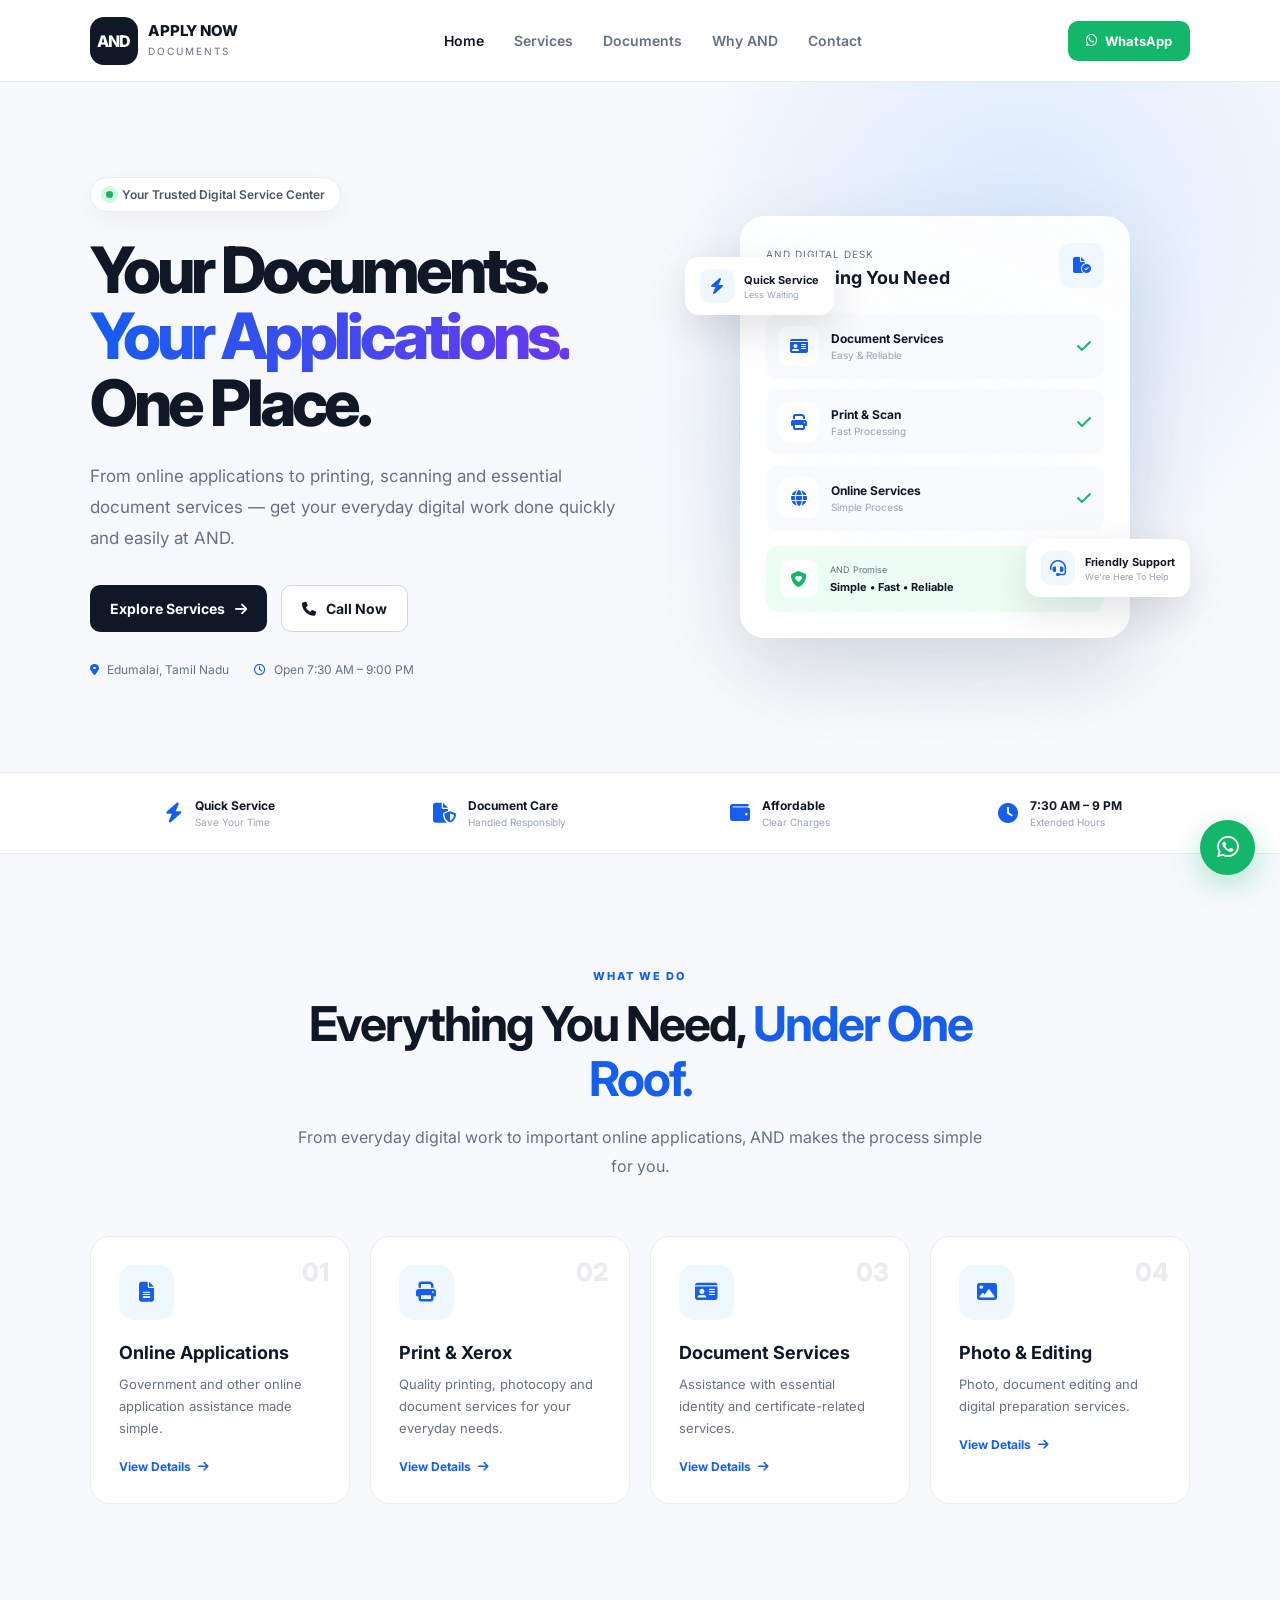
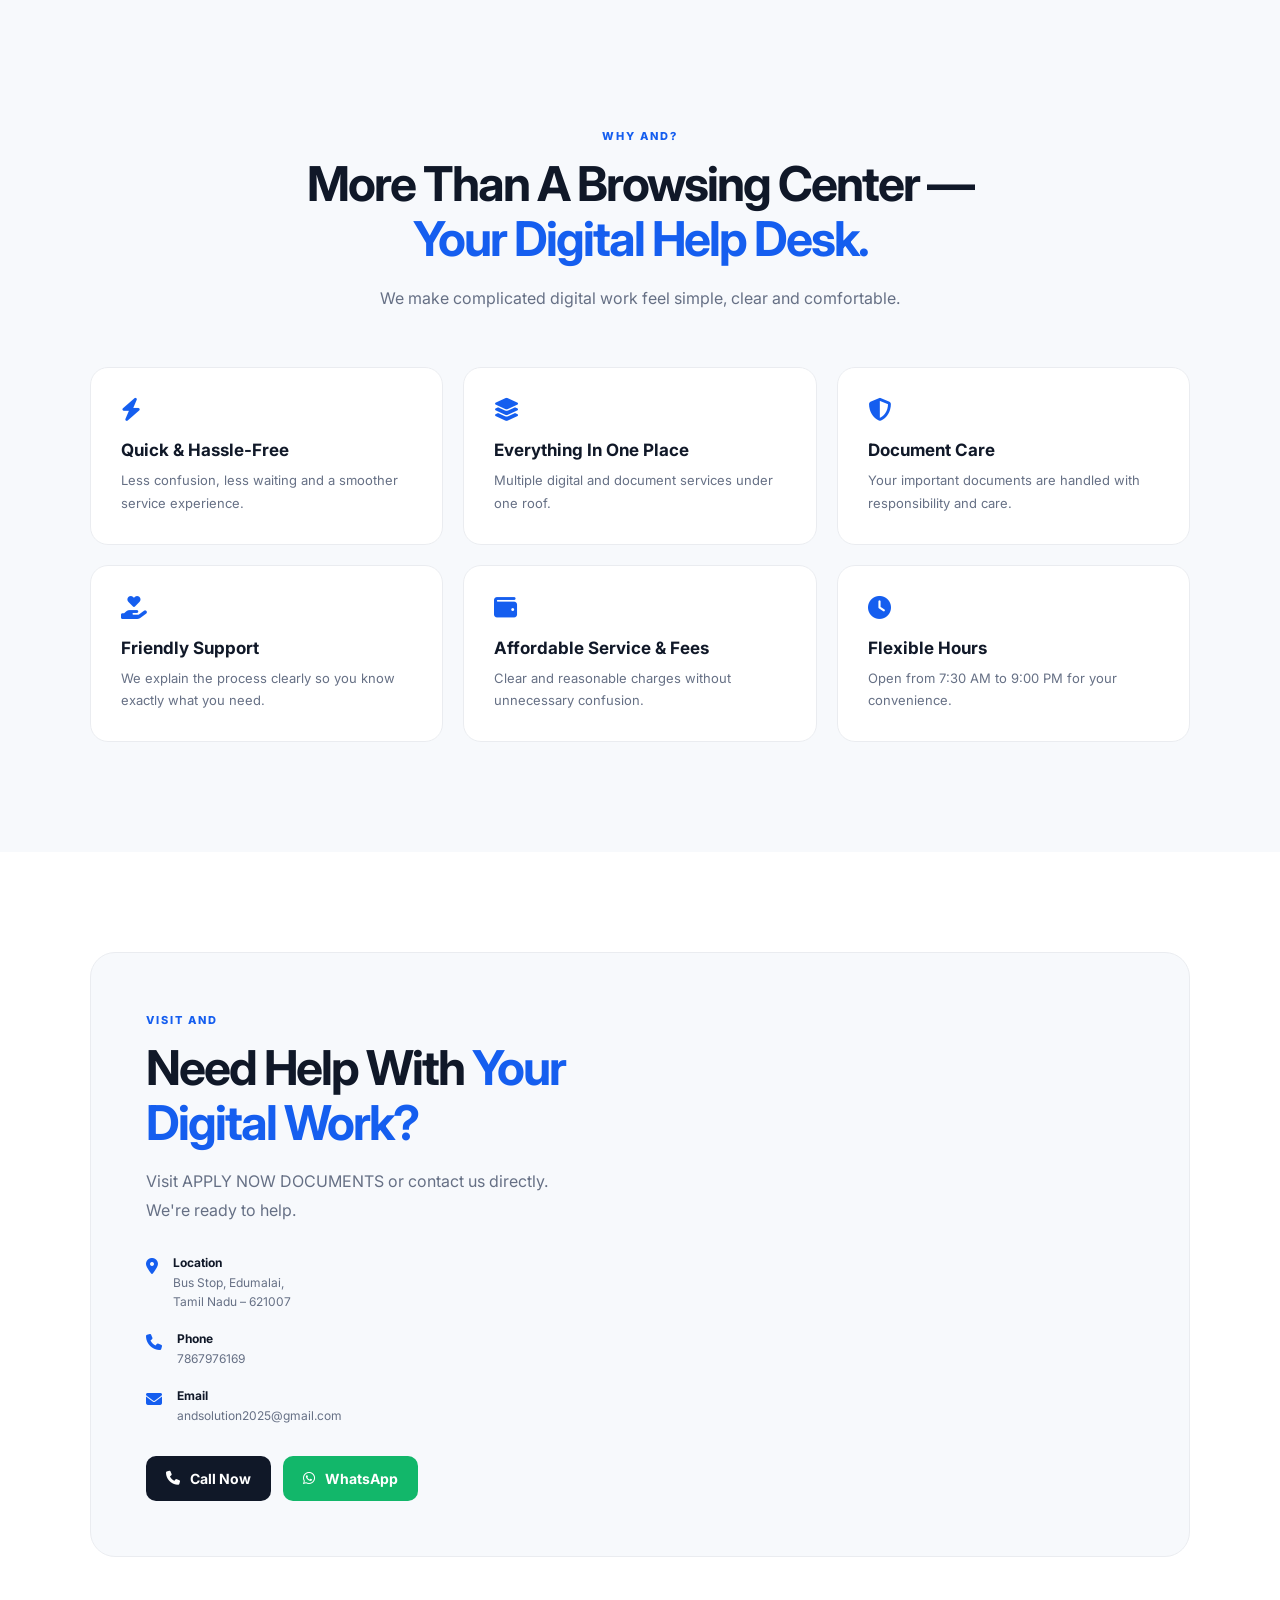
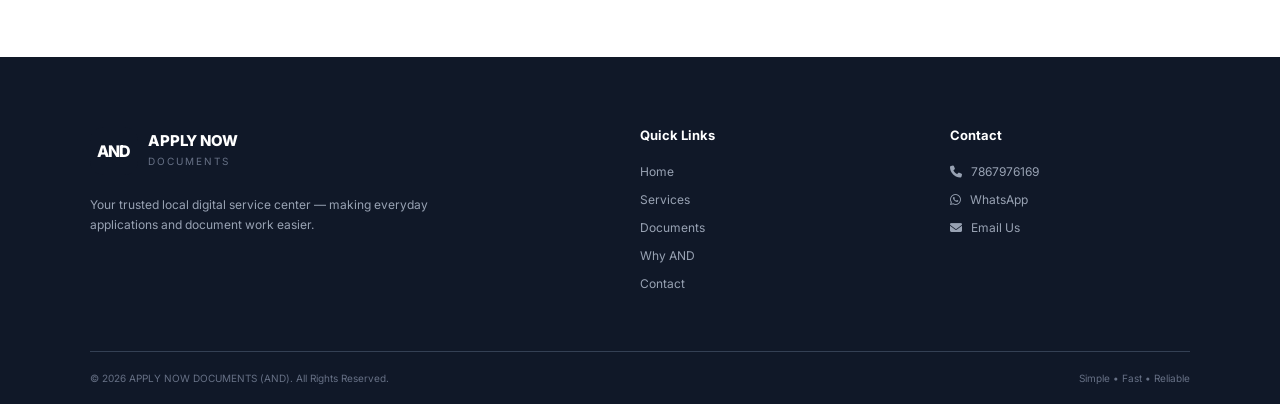
<file: index.html>
<!DOCTYPE html>
<html lang="en">
<head>
    <meta charset="UTF-8">
    <meta name="viewport" content="width=device-width, initial-scale=1.0">

    <title>APPLY NOW DOCUMENTS | AND</title>

    <!-- Google Font -->
    <link rel="preconnect" href="https://fonts.googleapis.com">
    <link rel="preconnect" href="https://fonts.gstatic.com" crossorigin>
    <link href="https://fonts.googleapis.com/css2?family=Inter:wght@400;500;600;700;800&display=swap" rel="stylesheet">

    <!-- Icons -->
    <link rel="stylesheet"
          href="https://cdnjs.cloudflare.com/ajax/libs/font-awesome/6.5.2/css/all.min.css">

    <!-- CSS -->
    <link rel="stylesheet" href="style.css">
</head>

<body>

    <!-- ================= NAVBAR ================= -->

    <header class="navbar">

        <div class="logo">
            <div class="logo-box">AND</div>

            <div class="logo-text">
                <h2>APPLY NOW</h2>
                <span>DOCUMENTS</span>
            </div>
        </div>

        <nav id="navMenu">

            <a href="#home" class="active">Home</a>
            <a href="services.html">Services</a>
            <a href="document-checker.html">Documents</a>
            <a href="#why-us">Why AND</a>
            <a href="#contact">Contact</a>

        </nav>

        <a href="https://wa.me/917867976169"
           target="_blank"
           class="nav-whatsapp">

            <i class="fa-brands fa-whatsapp"></i>
            WhatsApp

        </a>

        <button class="menu-btn" onclick="toggleMenu()">
            <i class="fa-solid fa-bars"></i>
        </button>

    </header>


    <!-- ================= HERO ================= -->

    <main>

        <section class="hero" id="home">

            <div class="hero-content">

                <div class="small-badge">
                    <span class="live-dot"></span>
                    Your Trusted Digital Service Center
                </div>

                <h1>
                    Your Documents.
                    <br>
                    <span>Your Applications.</span>
                    <br>
                    One Place.
                </h1>

                <p>
                    From online applications to printing, scanning and
                    essential document services — get your everyday digital
                    work done quickly and easily at AND.
                </p>

                <div class="hero-buttons">

                    <a href="services.html" class="primary-btn">
                        Explore Services
                        <i class="fa-solid fa-arrow-right"></i>
                    </a>

                    <a href="tel:7867976169" class="secondary-btn">
                        <i class="fa-solid fa-phone"></i>
                        Call Now
                    </a>

                </div>

                <div class="hero-info">

                    <div>
                        <i class="fa-solid fa-location-dot"></i>
                        <span>Edumalai, Tamil Nadu</span>
                    </div>

                    <div>
                        <i class="fa-regular fa-clock"></i>
                        <span>Open 7:30 AM – 9:00 PM</span>
                    </div>

                </div>

            </div>


            <!-- HERO VISUAL -->

            <div class="hero-visual">

                <div class="glow"></div>

                <div class="dashboard-card">

                    <div class="card-top">

                        <div>
                            <span>AND DIGITAL DESK</span>
                            <h3>Everything You Need</h3>
                        </div>

                        <div class="and-icon">
                            <i class="fa-solid fa-file-circle-check"></i>
                        </div>

                    </div>


                    <div class="service-preview">

                        <div class="preview-item">
                            <div class="preview-icon">
                                <i class="fa-solid fa-id-card"></i>
                            </div>

                            <div>
                                <strong>Document Services</strong>
                                <small>Easy & Reliable</small>
                            </div>

                            <i class="fa-solid fa-check check"></i>
                        </div>


                        <div class="preview-item">

                            <div class="preview-icon">
                                <i class="fa-solid fa-print"></i>
                            </div>

                            <div>
                                <strong>Print & Scan</strong>
                                <small>Fast Processing</small>
                            </div>

                            <i class="fa-solid fa-check check"></i>

                        </div>


                        <div class="preview-item">

                            <div class="preview-icon">
                                <i class="fa-solid fa-globe"></i>
                            </div>

                            <div>
                                <strong>Online Services</strong>
                                <small>Simple Process</small>
                            </div>

                            <i class="fa-solid fa-check check"></i>

                        </div>

                    </div>


                    <div class="status-card">

                        <div class="status-icon">
                            <i class="fa-solid fa-shield-heart"></i>
                        </div>

                        <div>
                            <small>AND Promise</small>
                            <strong>Simple • Fast • Reliable</strong>
                        </div>

                    </div>

                </div>


                <div class="floating-card card-one">

                    <i class="fa-solid fa-bolt"></i>

                    <div>
                        <strong>Quick Service</strong>
                        <span>Less Waiting</span>
                    </div>

                </div>


                <div class="floating-card card-two">

                    <i class="fa-solid fa-headset"></i>

                    <div>
                        <strong>Friendly Support</strong>
                        <span>We're Here To Help</span>
                    </div>

                </div>

            </div>

        </section>


        <!-- ================= TRUST BAR ================= -->

        <section class="trust-section">

            <div class="trust-item">
                <i class="fa-solid fa-bolt"></i>
                <div>
                    <strong>Quick Service</strong>
                    <span>Save Your Time</span>
                </div>
            </div>

            <div class="trust-item">
                <i class="fa-solid fa-file-shield"></i>
                <div>
                    <strong>Document Care</strong>
                    <span>Handled Responsibly</span>
                </div>
            </div>

            <div class="trust-item">
                <i class="fa-solid fa-wallet"></i>
                <div>
                    <strong>Affordable</strong>
                    <span>Clear Charges</span>
                </div>
            </div>

            <div class="trust-item">
                <i class="fa-solid fa-clock"></i>
                <div>
                    <strong>7:30 AM – 9 PM</strong>
                    <span>Extended Hours</span>
                </div>
            </div>

        </section>


        <!-- ================= SERVICES ================= -->

        <section class="services-section" id="services">

            <div class="section-heading">

                <span class="section-tag">WHAT WE DO</span>

                <h2>
                    Everything You Need,
                    <span>Under One Roof.</span>
                </h2>

                <p>
                    From everyday digital work to important online
                    applications, AND makes the process simple for you.
                </p>

            </div>


            <div class="service-grid">

                <div class="service-card">

                    <div class="service-number">01</div>

                    <div class="service-icon">
                        <i class="fa-solid fa-file-lines"></i>
                    </div>

                    <h3>Online Applications</h3>

                    <p>
                        Government and other online application
                        assistance made simple.
                    </p>

                    <a href="document-checker.html">
                        View Details
                        <i class="fa-solid fa-arrow-right"></i>
                    </a>

                </div>


                <div class="service-card">

                    <div class="service-number">02</div>

                    <div class="service-icon">
                        <i class="fa-solid fa-print"></i>
                    </div>

                    <h3>Print & Xerox</h3>

                    <p>
                        Quality printing, photocopy and document
                        services for your everyday needs.
                    </p>

                    <a href="document-checker.html">
                        View Details
                        <i class="fa-solid fa-arrow-right"></i>
                    </a>

                </div>


                <div class="service-card">

                    <div class="service-number">03</div>

                    <div class="service-icon">
                        <i class="fa-solid fa-id-card"></i>
                    </div>

                    <h3>Document Services</h3>

                    <p>
                        Assistance with essential identity and
                        certificate-related services.
                    </p>

                    <a href="document-checker.html">
                        View Details
                        <i class="fa-solid fa-arrow-right"></i>
                    </a>

                </div>


                <div class="service-card">

                    <div class="service-number">04</div>

                    <div class="service-icon">
                        <i class="fa-solid fa-image"></i>
                    </div>

                    <h3>Photo & Editing</h3>

                    <p>
                        Photo, document editing and digital
                        preparation services.
                    </p>

                    <a href="document-checker.html">
                        View Details
                        <i class="fa-solid fa-arrow-right"></i>
                    </a>

                </div>

            </div>

        </section>


        <!-- ================= DOCUMENT CHECKER ================= -->

      

        <!-- ================= WHY AND ================= -->

        <section class="why-section" id="why-us">

            <div class="section-heading">

                <span class="section-tag">WHY AND?</span>

                <h2>
                    More Than A Browsing Center —
                    <span>Your Digital Help Desk.</span>
                </h2>

                <p>
                    We make complicated digital work feel simple,
                    clear and comfortable.
                </p>

            </div>


            <div class="why-grid">

                <div class="why-card">
                    <i class="fa-solid fa-bolt"></i>
                    <h3>Quick & Hassle-Free</h3>
                    <p>
                        Less confusion, less waiting and a smoother
                        service experience.
                    </p>
                </div>

                <div class="why-card">
                    <i class="fa-solid fa-layer-group"></i>
                    <h3>Everything In One Place</h3>
                    <p>
                        Multiple digital and document services under
                        one roof.
                    </p>
                </div>

                <div class="why-card">
                    <i class="fa-solid fa-shield-halved"></i>
                    <h3>Document Care</h3>
                    <p>
                        Your important documents are handled with
                        responsibility and care.
                    </p>
                </div>

                <div class="why-card">
                    <i class="fa-solid fa-hand-holding-heart"></i>
                    <h3>Friendly Support</h3>
                    <p>
                        We explain the process clearly so you know
                        exactly what you need.
                    </p>
                </div>

                <div class="why-card">
                    <i class="fa-solid fa-wallet"></i>
                    <h3>Affordable Service & Fees</h3>
                    <p>
                        Clear and reasonable charges without unnecessary
                        confusion.
                    </p>
                </div>

                <div class="why-card">
                    <i class="fa-solid fa-clock"></i>
                    <h3>Flexible Hours</h3>
                    <p>
                        Open from 7:30 AM to 9:00 PM for your
                        convenience.
                    </p>
                </div>

            </div>

        </section>


        <!-- ================= CONTACT ================= -->

        <section class="contact-section" id="contact">

            <div class="contact-card">

                <div class="contact-left">

                    <span class="section-tag">VISIT AND</span>

                    <h2>
                        Need Help With
                        <span>Your Digital Work?</span>
                    </h2>

                    <p>
                        Visit APPLY NOW DOCUMENTS or contact us
                        directly. We're ready to help.
                    </p>

                    <div class="contact-details">

                        <div>
                            <i class="fa-solid fa-location-dot"></i>

                            <div>
                                <strong>Location</strong>
                                <span>
                                    Bus Stop, Edumalai,<br>
                                    Tamil Nadu – 621007
                                </span>
                            </div>
                        </div>


                        <div>
                            <i class="fa-solid fa-phone"></i>

                            <div>
                                <strong>Phone</strong>
                                <span>7867976169</span>
                            </div>
                        </div>


                        <div>
                            <i class="fa-solid fa-envelope"></i>

                            <div>
                                <strong>Email</strong>
                                <span>andsolution2025@gmail.com</span>
                            </div>
                        </div>

                    </div>

                    <div class="contact-buttons">

                        <a href="tel:7867976169"
                           class="primary-btn">

                            <i class="fa-solid fa-phone"></i>
                            Call Now

                        </a>

                        <a href="https://wa.me/917867976169"
                           target="_blank"
                           class="whatsapp-btn">

                            <i class="fa-brands fa-whatsapp"></i>
                            WhatsApp

                        </a>

                    </div>

                </div>


                <div class="map-container">

                    <iframe
                        src="https://www.google.com/maps?q=11.0505000,78.7243000&z=16&output=embed"
                        loading="lazy">
                    </iframe>

                </div>

            </div>

        </section>

    </main>


    <!-- ================= FOOTER ================= -->

    <footer>

        <div class="footer-main">

            <div class="footer-brand">

                <div class="logo">

                    <div class="logo-box">AND</div>

                    <div class="logo-text">
                        <h2>APPLY NOW</h2>
                        <span>DOCUMENTS</span>
                    </div>

                </div>

                <p>
                    Your trusted local digital service center —
                    making everyday applications and document work easier.
                </p>

            </div>


            <div class="footer-links">

                <h3>Quick Links</h3>

                <a href="#home">Home</a>
                <a href="services.html">Services</a>
                <a href="#documents">Documents</a>
                <a href="#why-us">Why AND</a>
                <a href="#contact">Contact</a>

            </div>


            <div class="footer-links">

                <h3>Contact</h3>

                <a href="tel:7867976169">
                    <i class="fa-solid fa-phone"></i>
                    7867976169
                </a>

                <a href="https://wa.me/917867976169"
                   target="_blank">
                    <i class="fa-brands fa-whatsapp"></i>
                    WhatsApp
                </a>

                <a href="mailto:andsolution2025@gmail.com">
                    <i class="fa-solid fa-envelope"></i>
                    Email Us
                </a>

            </div>

        </div>


        <div class="footer-bottom">

            <p>
                © 2026 APPLY NOW DOCUMENTS (AND).
                All Rights Reserved.
            </p>

            <span>
                Simple • Fast • Reliable
            </span>

        </div>

    </footer>


    <!-- Floating WhatsApp -->

    <a href="https://wa.me/917867976169"
       target="_blank"
       class="floating-whatsapp">

        <i class="fa-brands fa-whatsapp"></i>

    </a>


    <!-- JavaScript -->

    <script src="script.js"></script>

</body>
</html>
</file>
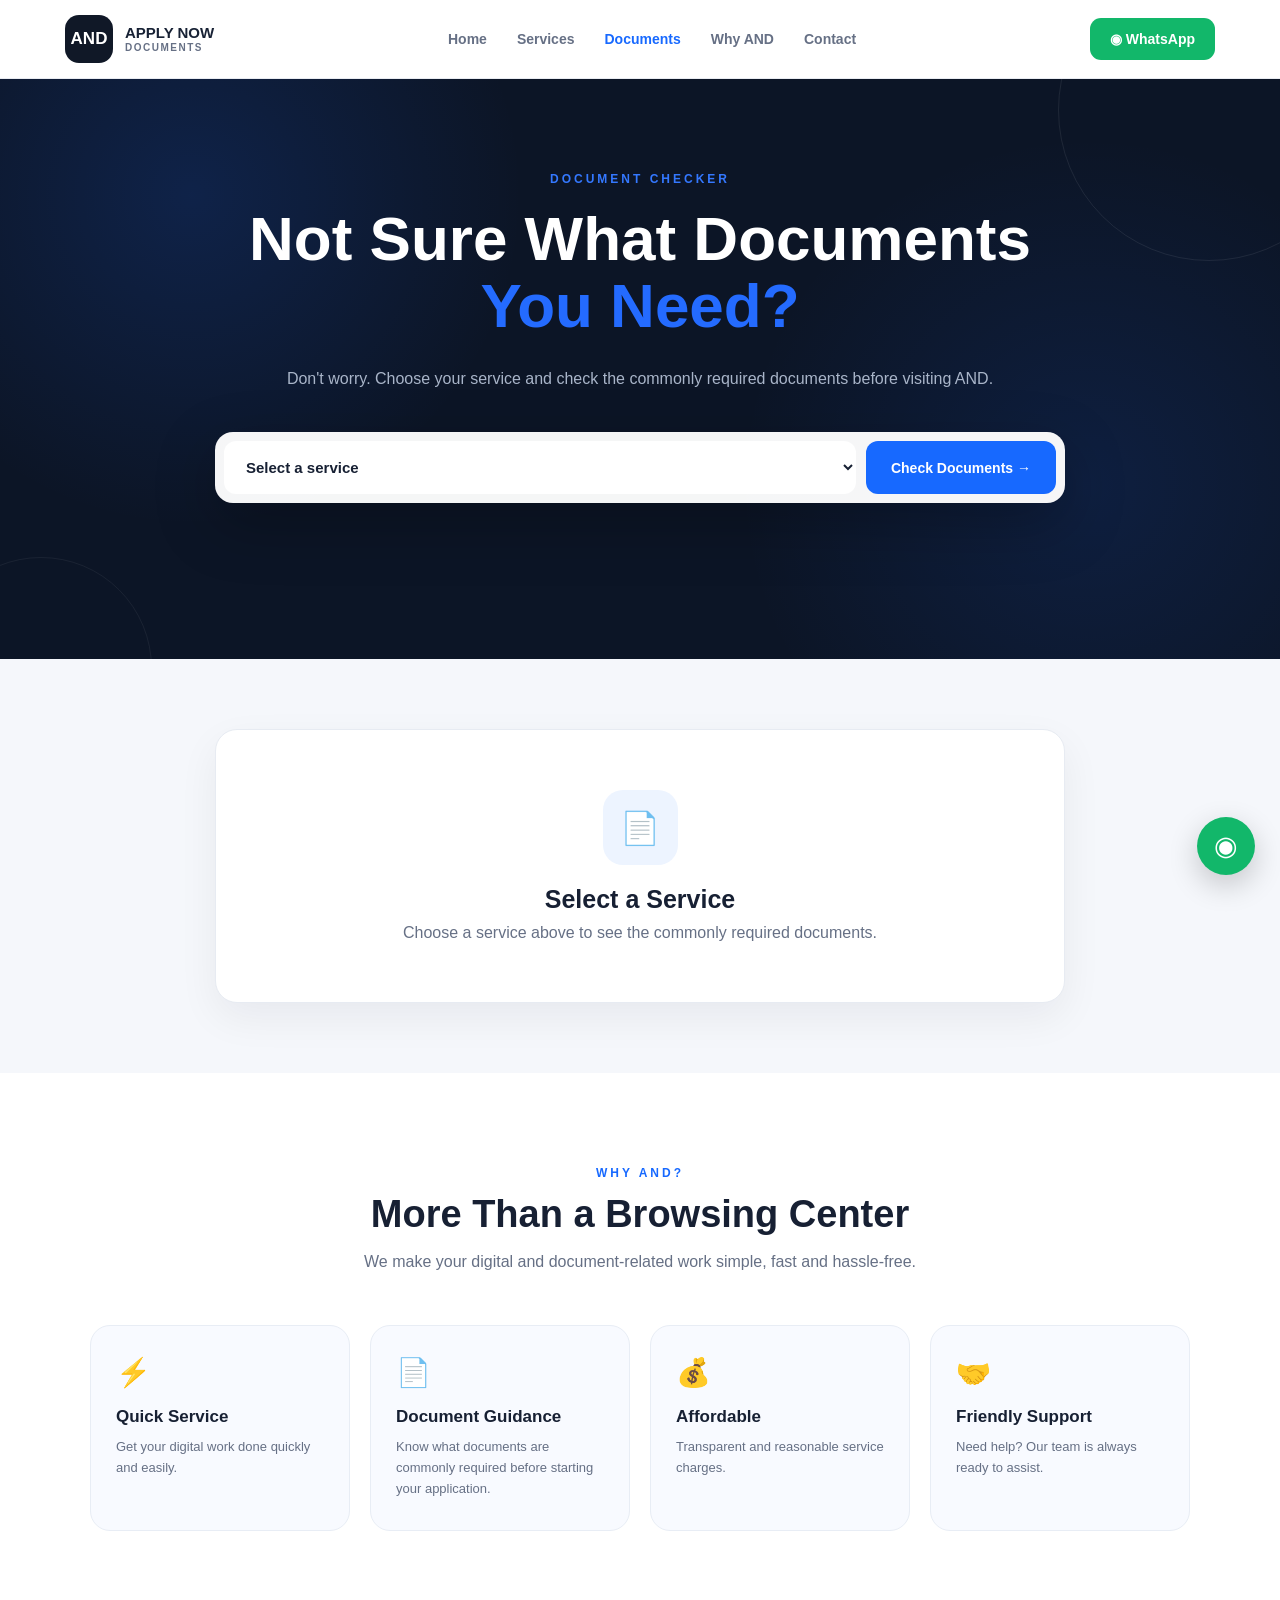
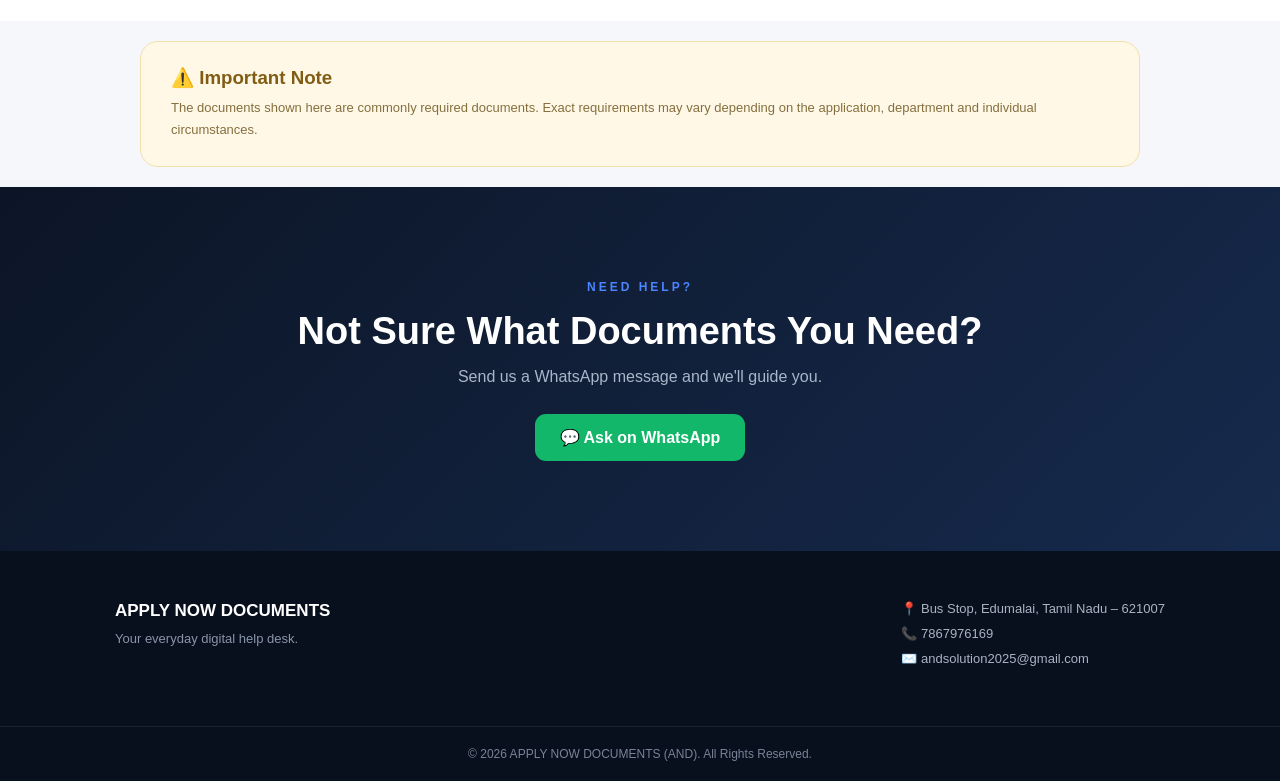
<file: document-checker.html>
<!DOCTYPE html>
<html lang="en">
<head>
    <meta charset="UTF-8">
    <meta name="viewport" content="width=device-width, initial-scale=1.0">

    <title>Document Checker | APPLY NOW DOCUMENTS (AND)</title>

    <link rel="stylesheet" href="document-checker.css">
</head>

<body>

<!-- ================= NAVBAR ================= -->

<header class="navbar">

    <div class="nav-container">

        <a href="index.html" class="logo">
            <div class="logo-box">AND</div>

            <div class="logo-text">
                <strong>APPLY NOW</strong>
                <span>DOCUMENTS</span>
            </div>
        </a>

        <button class="menu-toggle" onclick="toggleMenu()">☰</button>

        <nav class="nav-menu" id="navMenu">

            <a href="index.html">Home</a>

            <a href="services.html">Services</a>

            <a href="document-checker.html" class="active">
                Documents
            </a>

           

            <a href="index.html#why-us">
                Why AND
            </a>

            <a href="index.html#contact">
                Contact
            </a>

        </nav>

        <a
            href="https://wa.me/917867976169"
            target="_blank"
            class="nav-whatsapp"
        >
            ◉ WhatsApp
        </a>

    </div>

</header>


<!-- ================= HERO ================= -->

<section class="checker-hero">

    <div class="hero-content">

        <span class="hero-label">
            DOCUMENT CHECKER
        </span>

        <h1>
            Not Sure What Documents
            <span>You Need?</span>
        </h1>

        <p>
            Don't worry. Choose your service and check the commonly
            required documents before visiting AND.
        </p>


        <!-- ================= SERVICE SELECT ================= -->

        <div class="checker-box">

            <select id="serviceSelect">

                <option value="">
                    Select a service
                </option>

                <!-- Government Services -->

                <optgroup label="Government Services">

                    <option value="aadhaar">
                        Aadhaar Services
                    </option>

                    <option value="pan">
                        PAN Card
                    </option>

                    <option value="passport">
                        Passport
                    </option>

                    <option value="driving">
                        Driving Licence
                    </option>

                    <option value="voter">
                        Voter ID
                    </option>

                    <option value="eshram">
                        E-Shram Card
                    </option>

                    <option value="ration">
                        Ration Card
                    </option>

                    <option value="fssai">
                        FSSAI License
                    </option>

                    <option value="zomato">
                        Zomato / Swiggy Onboarding
                    </option>

                </optgroup>


                <!-- Certificate Services -->

                <optgroup label="Revenue Certificate Services">

                    <option value="community">
                        Community Certificate
                    </option>

                    <option value="income">
                        Income Certificate
                    </option>

                    <option value="nativity">
                        Nativity Certificate
                    </option>

                    <option value="obc">
                        OBC Certificate
                    </option>

                    <option value="patm">
                        Patm Certificate
                    </option>

                    <option value="firstgraduate">
                        First Graduate Certificate
                    </option>

                    <option value="legalheir">
                        Legal Heir Certificate
                    </option>

                    <option value="unmarried">
                        Unmarried Certificate
                    </option>

                    <option value="intercaste">
                        Intercaste Certificate
                    </option>

                </optgroup>


                <!-- Registration -->

                <optgroup label="Registration Services">

                    <option value="marriage">
                        Marriage Registration
                    </option>

                    <option value="pattachitta">
                        Patta / Chitta
                    </option>

                    <option value="ec">
                        EC / Villangam
                    </option>

                    <option value="landsurvey">
                        Land Surveyor Apply
                    </option>

                    <option value="pattaname">
                        Patta Name Transfer
                    </option>

                </optgroup>


                <!-- Exams -->

                <optgroup label="Exam Services">

                    <option value="tnpsc">
                        TNPSC
                    </option>

                    <option value="banking">
                        Banking Exams
                    </option>

                    <option value="rrb">
                        RRB
                    </option>

                    <option value="ssc">
                        SSC
                    </option>

                    <option value="neet">
                        NEET
                    </option>

                    <option value="jee">
                        JEE
                    </option>

                    <option value="upsc">
                        UPSC
                    </option>

                    <option value="postoffice">
                        Post Office Exams
                    </option>

                </optgroup>


                <!-- Education -->

                <optgroup label="Educational Services">

                    <option value="onlineapplication">
                        Online Application
                    </option>

                    <option value="printscan">
                        Print / Scan / Xerox
                    </option>

                    <option value="resume">
                        Resume / Typing
                    </option>

                    <option value="project">
                        College Project Making
                    </option>

                    <option value="spiral">
                        Spiral Binding
                    </option>

                </optgroup>


                <!-- Bills -->

                <optgroup label="Bills & Booking">

                    <option value="prepaid">
                        Prepaid Recharge
                    </option>

                    <option value="postpaid">
                        Postpaid Recharge
                    </option>

                    <option value="dth">
                        D2H Dish Recharge
                    </option>

                    <option value="eb">
                        EB Bill
                    </option>

                    <option value="flight">
                        Flight Ticket Booking
                    </option>

                    <option value="railway">
                        Railway Ticket Booking
                    </option>

                    <option value="bus">
                        Bus Ticket Booking
                    </option>

                </optgroup>


                <!-- Photo -->

                <optgroup label="Photo Services">

                    <option value="passportphoto">
                        Passport Size Photo
                    </option>

                    <option value="halfphoto">
                        Half Size Photo
                    </option>

                    <option value="fullphoto">
                        Full Size Photo
                    </option>

                    <option value="a4photo">
                        A4 Size Photo
                    </option>

                </optgroup>


                <!-- Training -->

                <optgroup label="Teaching & Training">

                    <option value="tally">
                        Tally
                    </option>

                    <option value="msoffice">
                        MS Office
                    </option>

                    <option value="sheets">
                        Google Sheets
                    </option>

                </optgroup>


                <!-- Tax -->

                <optgroup label="Taxation Services">

                    <option value="gst">
                        GST Certificate
                    </option>

                    <option value="incometax">
                        Income Tax File
                    </option>

                    <option value="pfclaim">
                        PF Claim
                    </option>

                    <option value="pfaccount">
                        PF Account Open
                    </option>

                </optgroup>

            </select>


            <button onclick="checkDocuments()">
                Check Documents →
            </button>

        </div>

    </div>

</section>


<!-- ================= RESULT ================= -->

<section class="document-result-section">

    <div class="result-container">

        <div id="result">

            <div class="empty-result">

                <div class="empty-icon">
                    📄
                </div>

                <h2>
                    Select a Service
                </h2>

                <p>
                    Choose a service above to see the commonly
                    required documents.
                </p>

            </div>

        </div>

    </div>

</section>


<!-- ================= WHY AND ================= -->

<section class="checker-benefits">

    <div class="section-title">

        <span>
            WHY AND?
        </span>

        <h2>
            More Than a Browsing Center
        </h2>

        <p>
            We make your digital and document-related work
            simple, fast and hassle-free.
        </p>

    </div>


    <div class="benefit-grid">

        <div class="benefit-card">
            <div>⚡</div>
            <h3>Quick Service</h3>
            <p>
                Get your digital work done quickly and easily.
            </p>
        </div>


        <div class="benefit-card">
            <div>📄</div>
            <h3>Document Guidance</h3>
            <p>
                Know what documents are commonly required
                before starting your application.
            </p>
        </div>


        <div class="benefit-card">
            <div>💰</div>
            <h3>Affordable</h3>
            <p>
                Transparent and reasonable service charges.
            </p>
        </div>


        <div class="benefit-card">
            <div>🤝</div>
            <h3>Friendly Support</h3>
            <p>
                Need help? Our team is always ready to assist.
            </p>
        </div>

    </div>

</section>


<!-- ================= NOTE ================= -->

<section class="checker-note">

    <div class="note-box">

        <h3>
            ⚠️ Important Note
        </h3>

        <p>
            The documents shown here are commonly required documents.
            Exact requirements may vary depending on the application,
            department and individual circumstances.
        </p>

    </div>

</section>


<!-- ================= CTA ================= -->

<section class="checker-cta">

    <div>

        <span>
            NEED HELP?
        </span>

        <h2>
            Not Sure What Documents You Need?
        </h2>

        <p>
            Send us a WhatsApp message and we'll guide you.
        </p>

        <a
            href="https://wa.me/917867976169?text=Hello%20AND%2C%20I%20need%20help%20with%20documents."
            target="_blank"
        >
            💬 Ask on WhatsApp
        </a>

    </div>

</section>


<!-- ================= FOOTER ================= -->

<footer class="footer">

    <div class="footer-container">

        <div class="footer-brand">

            <h3>
                APPLY NOW DOCUMENTS
            </h3>

            <p>
                Your everyday digital help desk.
            </p>

        </div>


        <div class="footer-contact">

            <p>
                📍 Bus Stop, Edumalai, Tamil Nadu – 621007
            </p>

            <p>
                📞 7867976169
            </p>

            <p>
                ✉️ andsolution2025@gmail.com
            </p>

        </div>

    </div>


    <div class="footer-bottom">

        © 2026 APPLY NOW DOCUMENTS (AND). All Rights Reserved.

    </div>

</footer>


<!-- ================= FLOATING WHATSAPP ================= -->

<a
    href="https://wa.me/917867976169"
    target="_blank"
    class="floating-whatsapp"
>
    ◉
</a>


<script src="document-checker.js"></script>

</body>
</html>
</file>
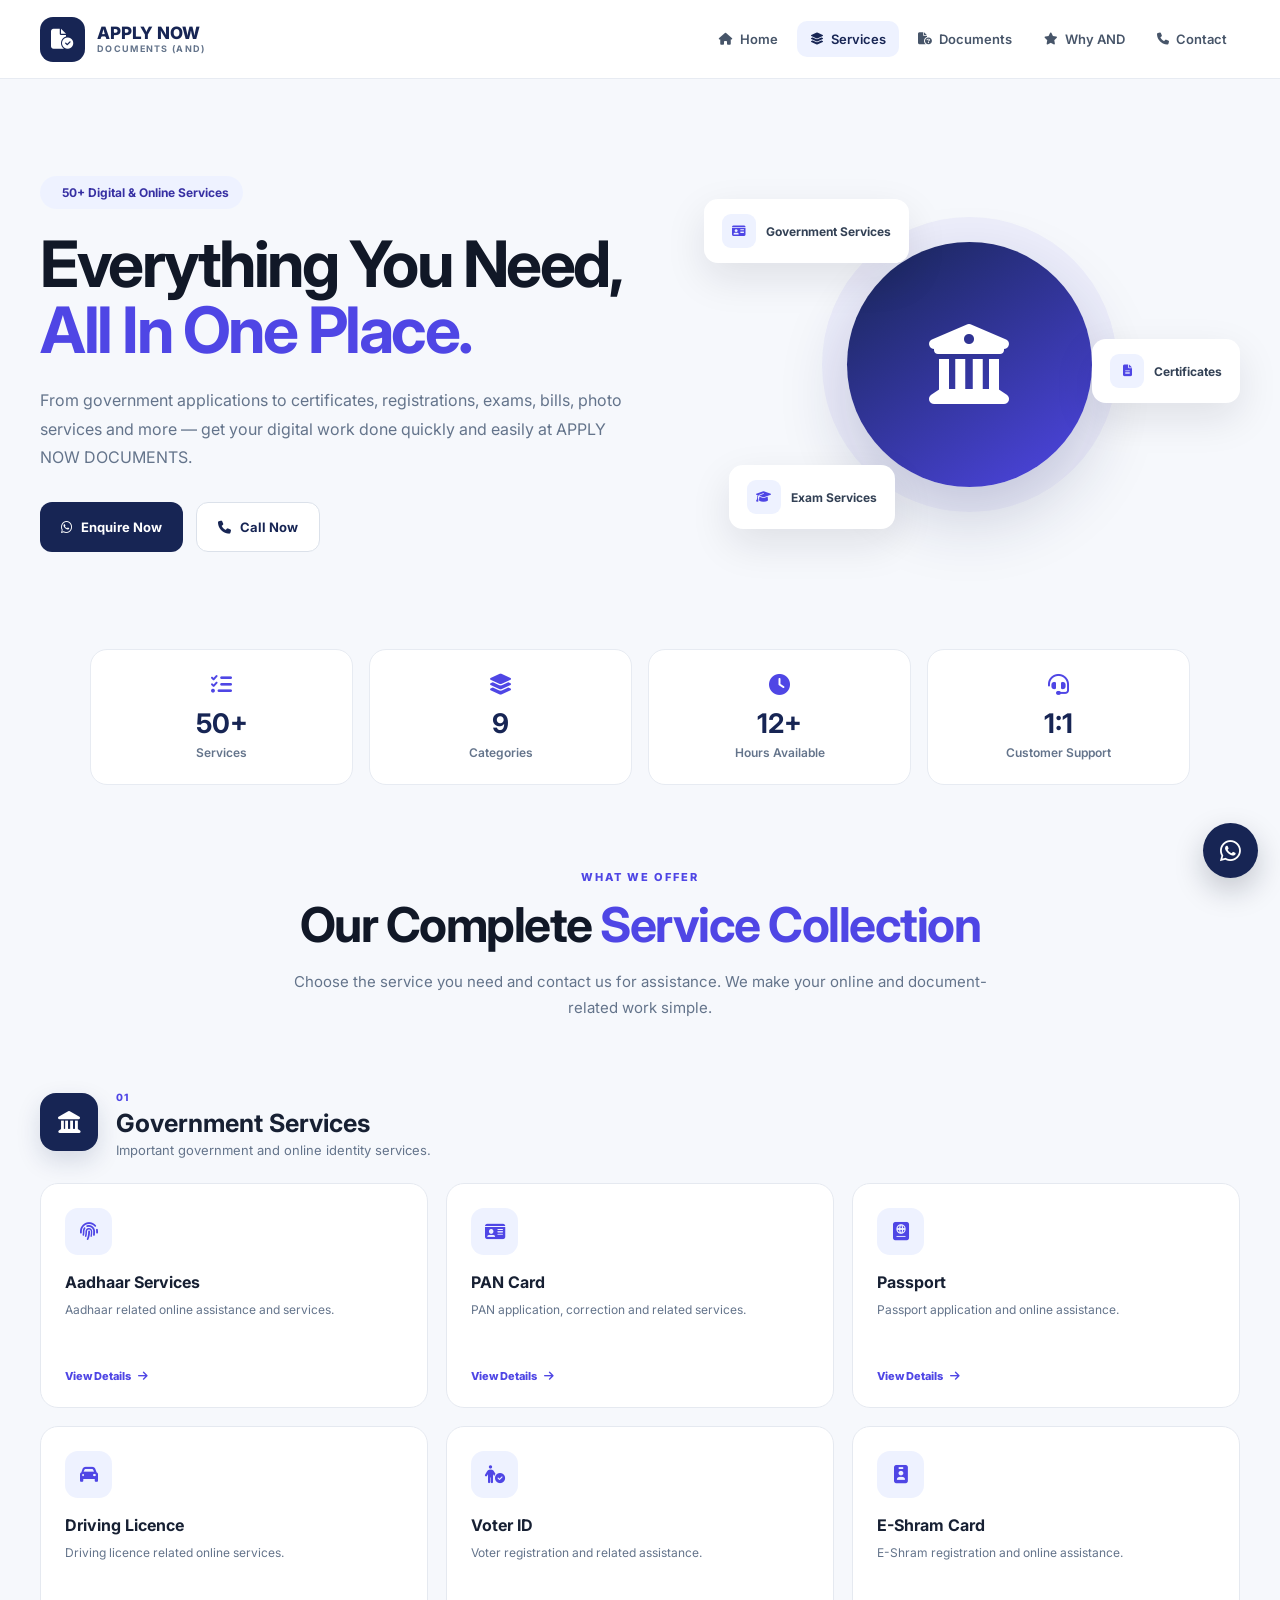
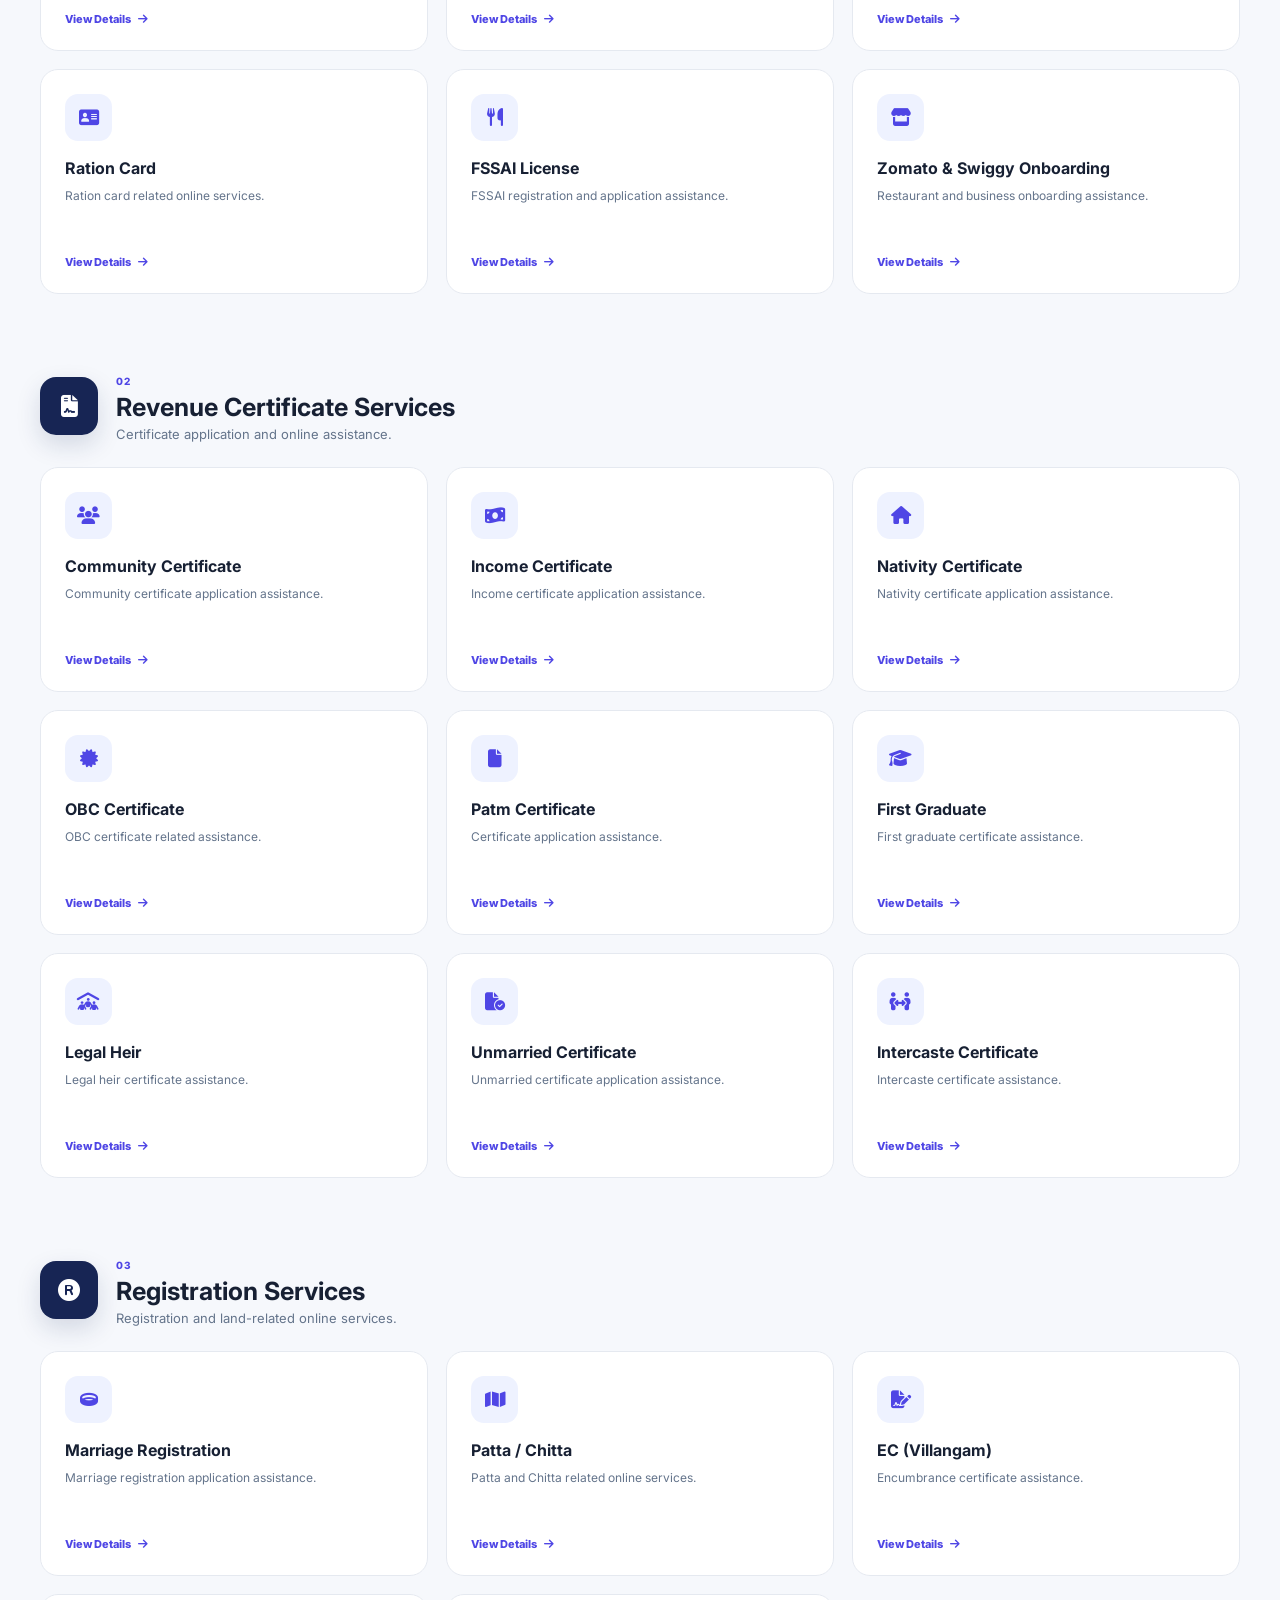
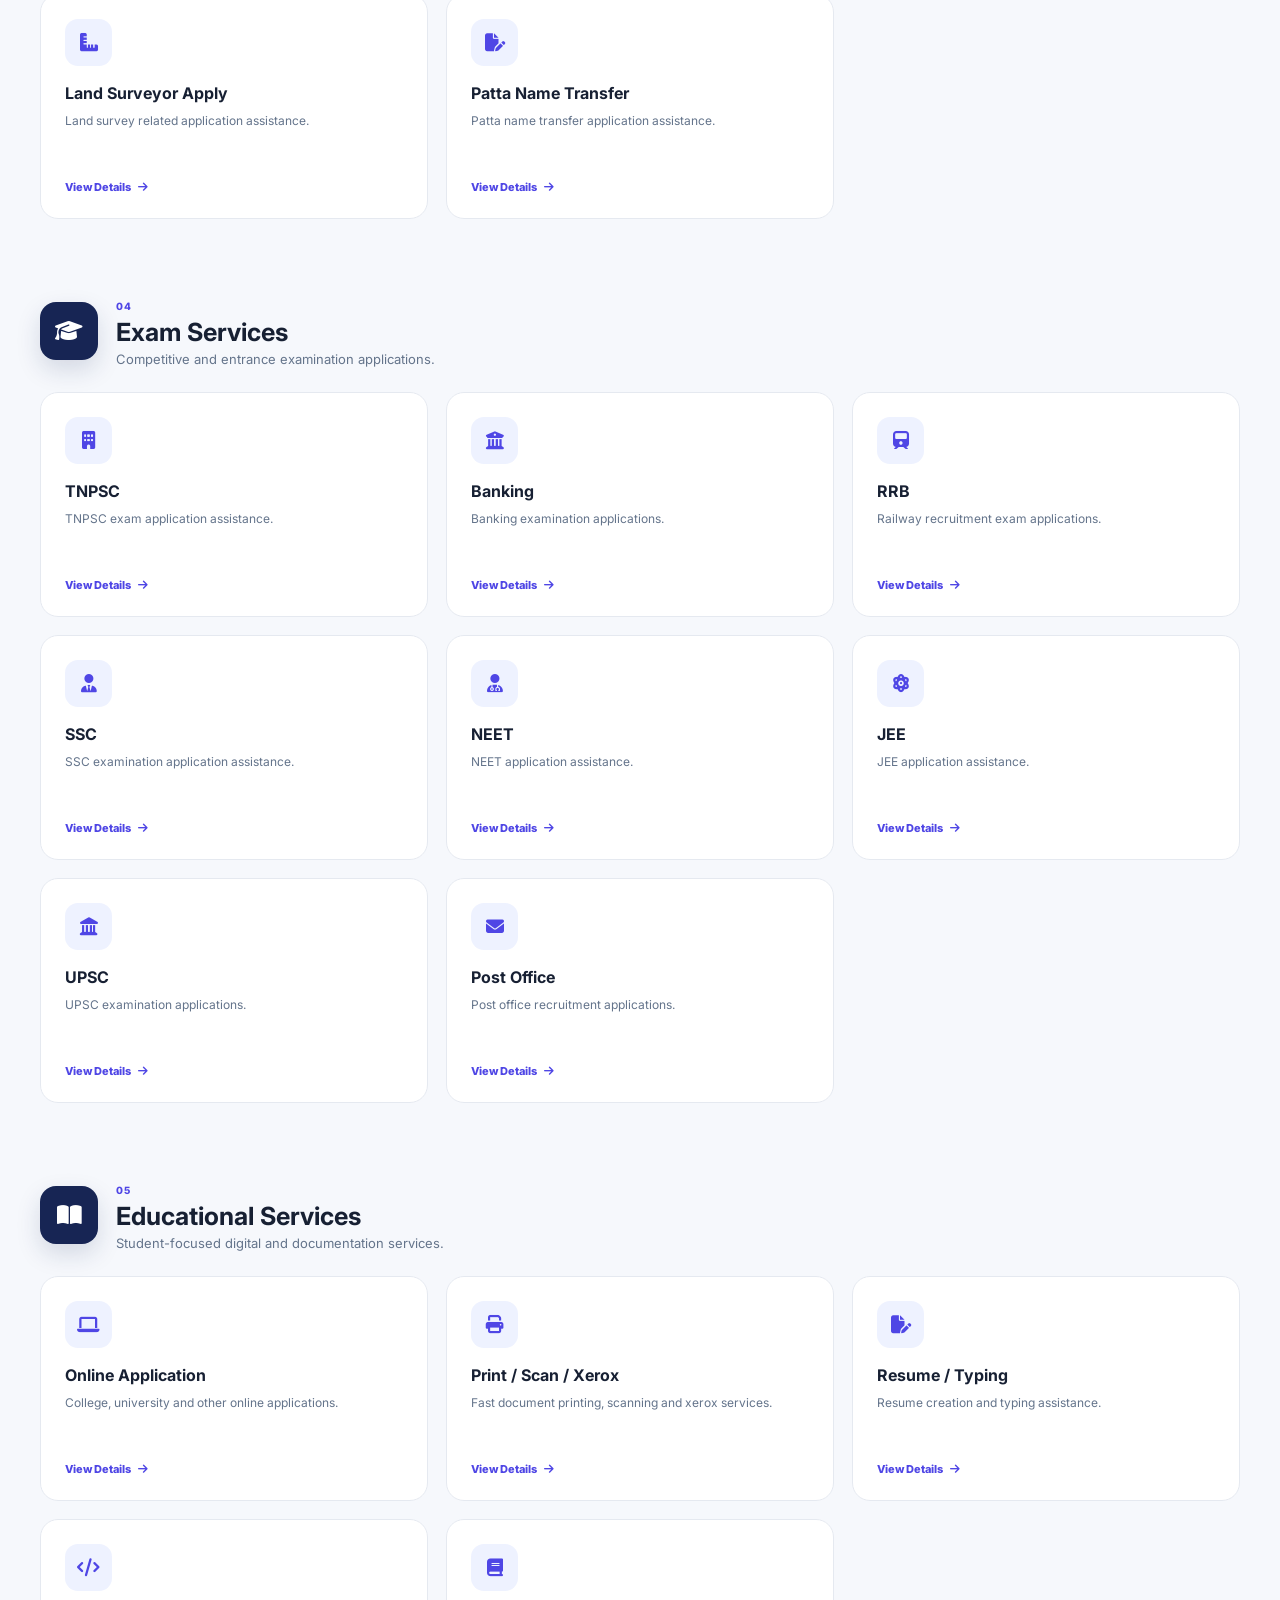
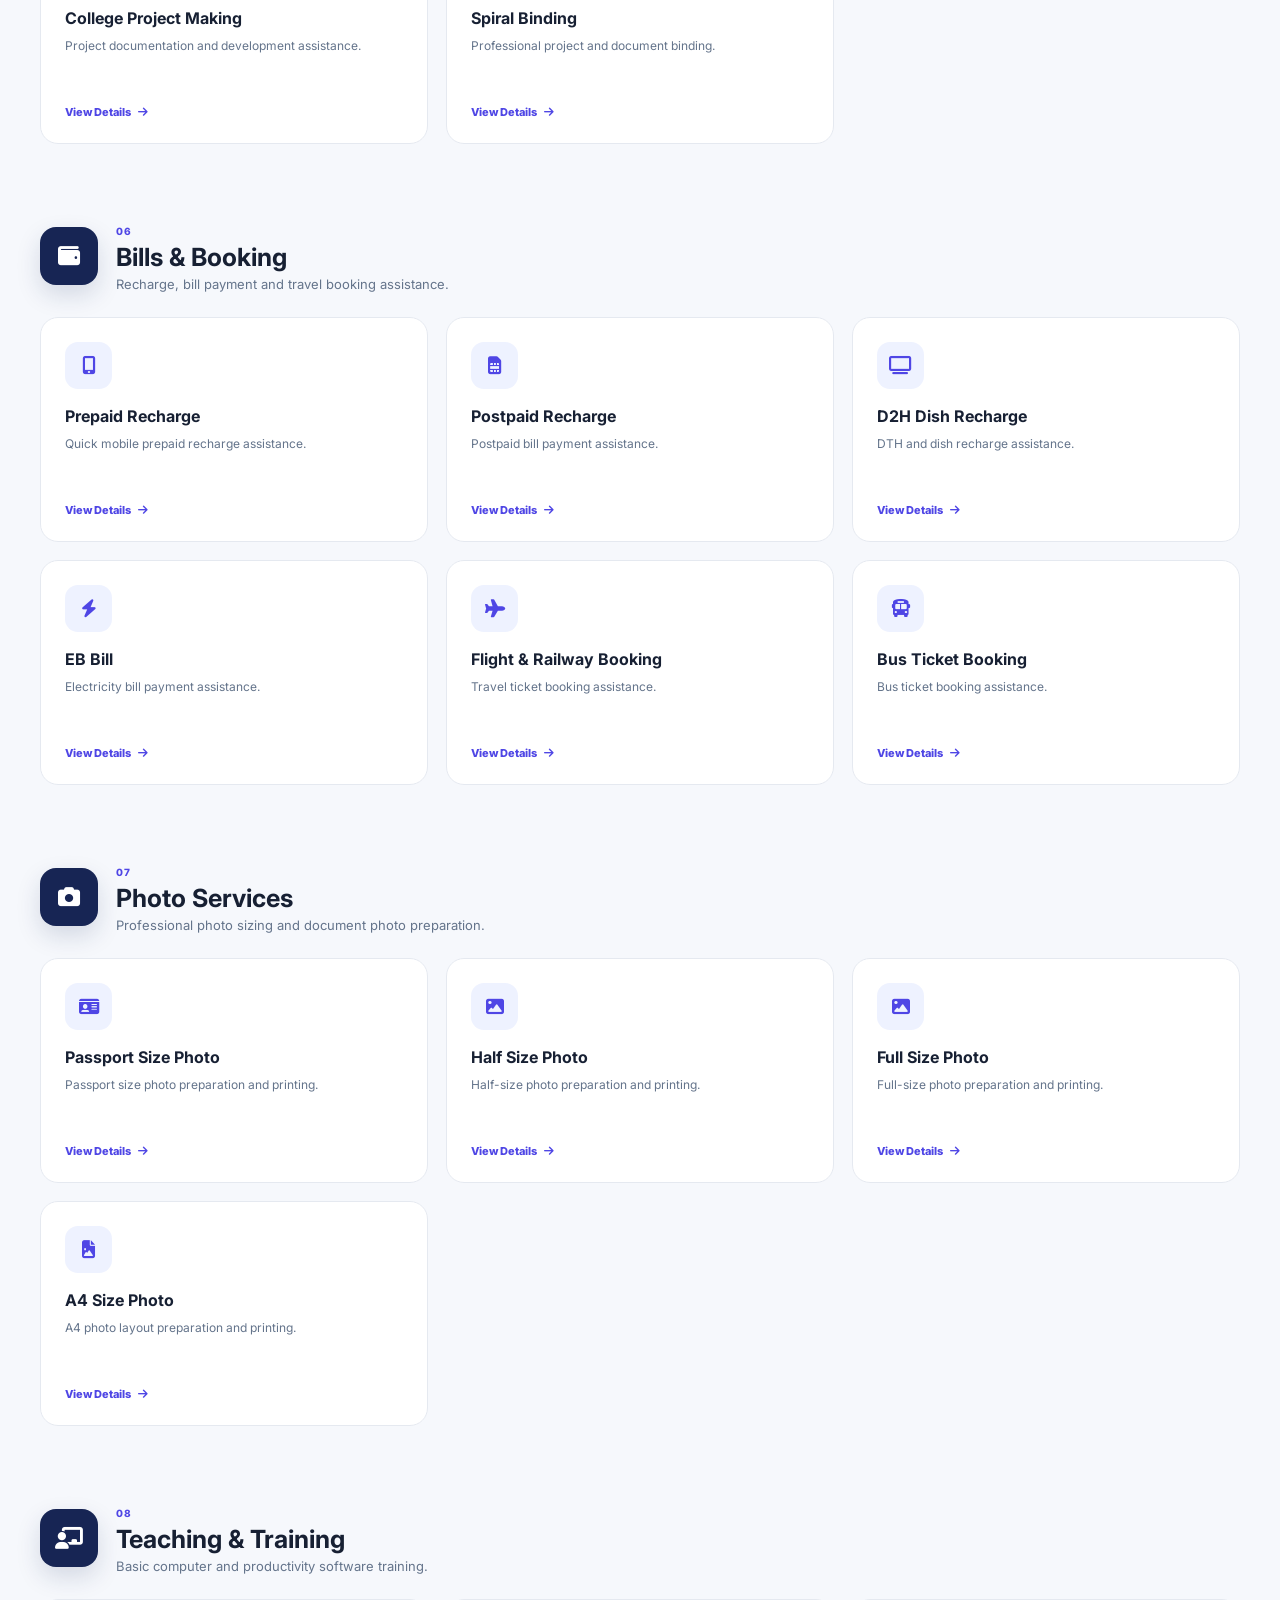
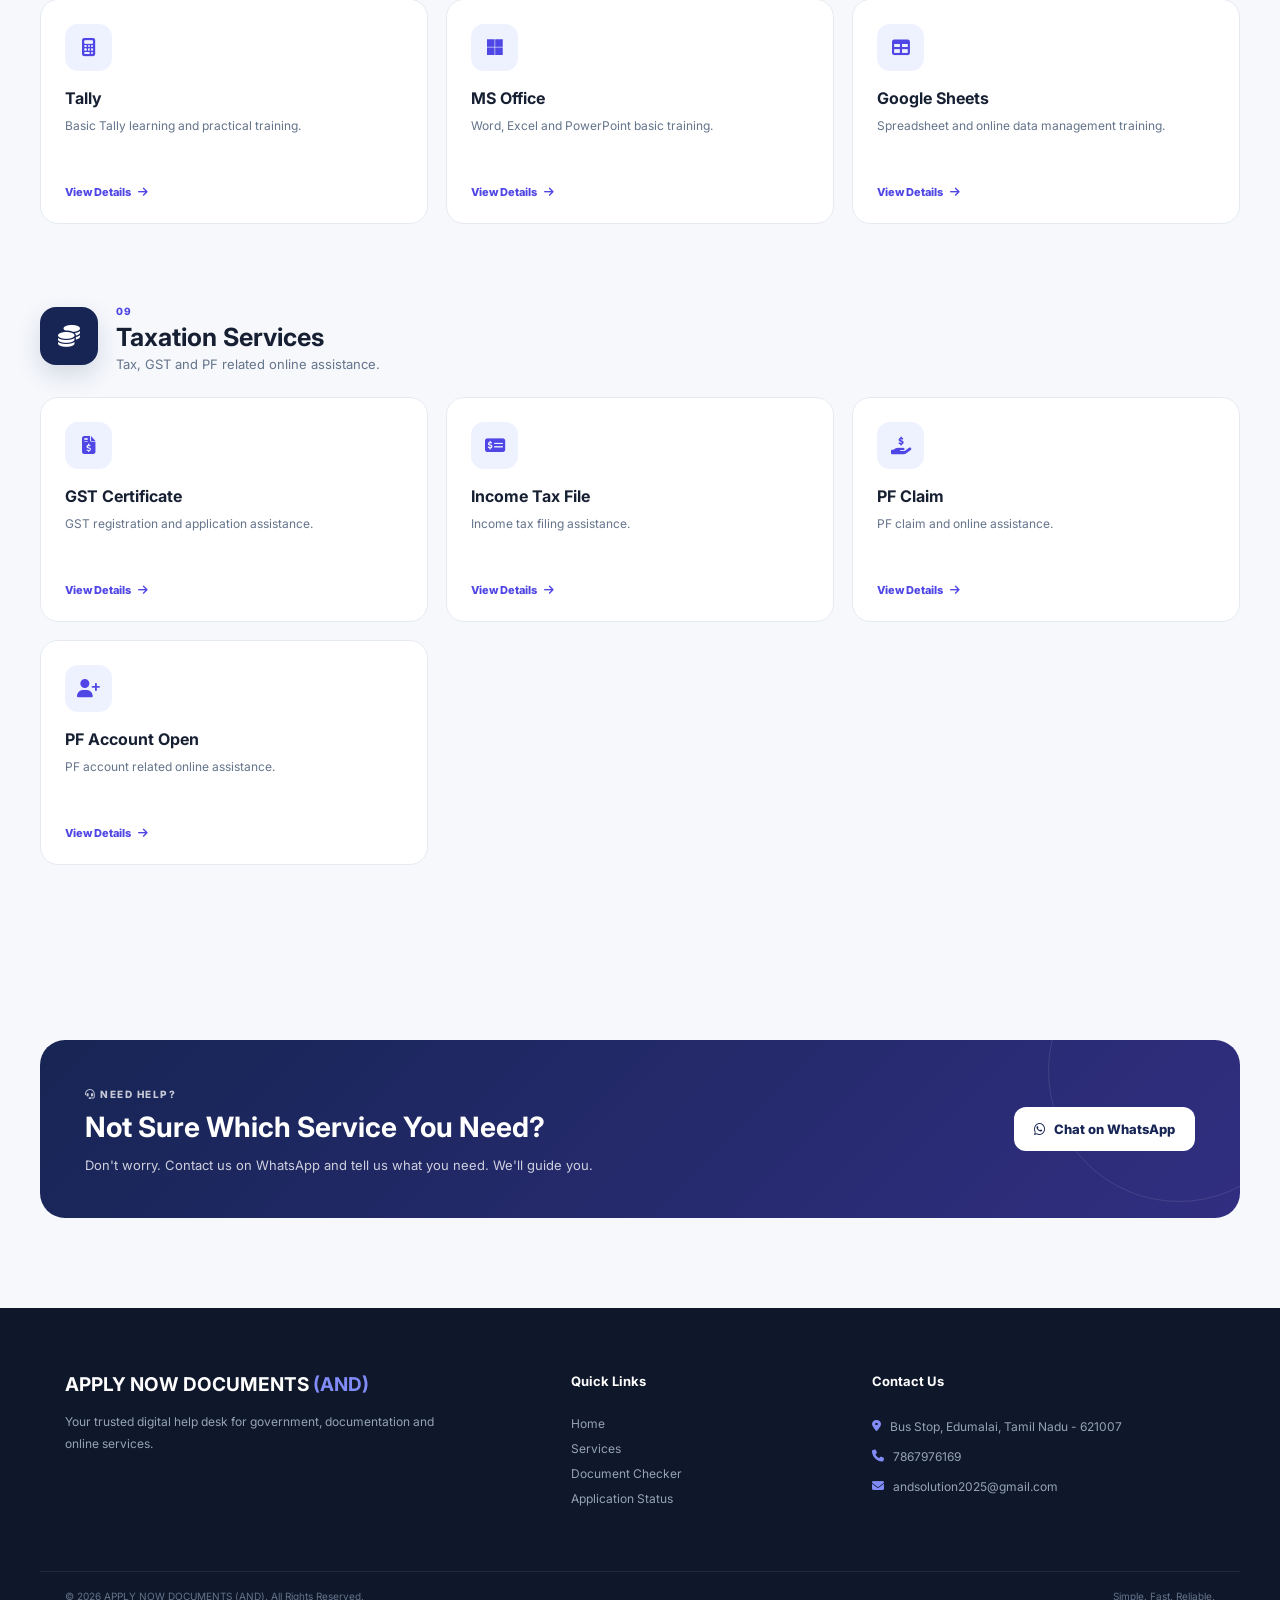
<file: services.html>
<!DOCTYPE html>
<html lang="en">
<head>
    <meta charset="UTF-8">
    <meta name="viewport" content="width=device-width, initial-scale=1.0">

    <title>Services | APPLY NOW DOCUMENTS (AND)</title>

    <!-- Google Fonts -->
    <link rel="preconnect" href="https://fonts.googleapis.com">
    <link rel="preconnect" href="https://fonts.gstatic.com" crossorigin>
    <link href="https://fonts.googleapis.com/css2?family=Inter:wght@400;500;600;700;800&display=swap" rel="stylesheet">

    <!-- Font Awesome -->
    <link rel="stylesheet"
          href="https://cdnjs.cloudflare.com/ajax/libs/font-awesome/6.5.2/css/all.min.css">

    <!-- Services CSS -->
    <link rel="stylesheet" href="services.css">
</head>

<body>

<!-- ================= NAVBAR ================= -->

<header class="navbar">

    <div class="nav-container">

        <a href="index.html" class="logo">
            <div class="logo-icon">
                <i class="fa-solid fa-file-circle-check"></i>
            </div>

            <div class="logo-text">
                <strong>APPLY NOW</strong>
                <span>DOCUMENTS (AND)</span>
            </div>
        </a>


        <button class="menu-toggle" onclick="toggleServiceMenu()">
            <i class="fa-solid fa-bars"></i>
        </button>


        <nav class="nav-menu" id="navMenu">

            <a href="index.html">
                <i class="fa-solid fa-house"></i>
                Home
            </a>

            <a href="services.html" class="active">
                <i class="fa-solid fa-layer-group"></i>
                Services
            </a>

            <a href="document-checker.html">
                <i class="fa-solid fa-file-circle-question"></i>
                Documents
            </a>

           

            <a href="index.html#why-us">
                <i class="fa-solid fa-star"></i>
                Why AND
            </a>

            <a href="index.html#contact">
                <i class="fa-solid fa-phone"></i>
                Contact
            </a>

        </nav>

    </div>

</header>



<!-- ================= HERO ================= -->

<section class="services-hero">

    <div class="hero-content">

        <span class="hero-badge">
            <i class="fa-solid fa-sparkles"></i>
            50+ Digital & Online Services
        </span>

        <h1>
            Everything You Need,
            <span>All In One Place.</span>
        </h1>

        <p>
            From government applications to certificates, registrations,
            exams, bills, photo services and more — get your digital work
            done quickly and easily at APPLY NOW DOCUMENTS.
        </p>

        <div class="hero-buttons">

            <a href="index.html#contact" class="primary-btn">
                <i class="fa-brands fa-whatsapp"></i>
                Enquire Now
            </a>

            <a href="tel:7867976169" class="secondary-btn">
                <i class="fa-solid fa-phone"></i>
                Call Now
            </a>

        </div>

    </div>


    <div class="hero-visual">

        <div class="floating-card card-one">
            <i class="fa-solid fa-id-card"></i>
            <span>Government Services</span>
        </div>

        <div class="floating-card card-two">
            <i class="fa-solid fa-file-lines"></i>
            <span>Certificates</span>
        </div>

        <div class="floating-card card-three">
            <i class="fa-solid fa-graduation-cap"></i>
            <span>Exam Services</span>
        </div>

        <div class="hero-circle">
            <i class="fa-solid fa-building-columns"></i>
        </div>

    </div>

</section>



<!-- ================= STATS ================= -->

<section class="service-stats">

    <div class="stat-box">
        <i class="fa-solid fa-list-check"></i>
        <strong>50+</strong>
        <span>Services</span>
    </div>

    <div class="stat-box">
        <i class="fa-solid fa-layer-group"></i>
        <strong>9</strong>
        <span>Categories</span>
    </div>

    <div class="stat-box">
        <i class="fa-solid fa-clock"></i>
        <strong>12+</strong>
        <span>Hours Available</span>
    </div>

    <div class="stat-box">
        <i class="fa-solid fa-headset"></i>
        <strong>1:1</strong>
        <span>Customer Support</span>
    </div>

</section>



<!-- ================= SERVICES INTRO ================= -->

<section class="services-section">

    <div class="section-heading">

        <span>WHAT WE OFFER</span>

        <h2>
            Our Complete
            <span>Service Collection</span>
        </h2>

        <p>
            Choose the service you need and contact us for assistance.
            We make your online and document-related work simple.
        </p>

    </div>



    <!-- ================= GOVERNMENT SERVICES ================= -->

    <div class="service-category">

        <div class="category-header">

            <div class="category-icon">
                <i class="fa-solid fa-landmark"></i>
            </div>

            <div>
                <span>01</span>
                <h2>Government Services</h2>
                <p>Important government and online identity services.</p>
            </div>

        </div>


        <div class="services-grid">

            <div class="service-card" onclick="openService('Aadhaar Services')">
                <i class="fa-solid fa-fingerprint"></i>
                <h3>Aadhaar Services</h3>
                <p>Aadhaar related online assistance and services.</p>
                <button>View Details <i class="fa-solid fa-arrow-right"></i></button>
            </div>


            <div class="service-card" onclick="openService('PAN Card Services')">
                <i class="fa-solid fa-id-card"></i>
                <h3>PAN Card</h3>
                <p>PAN application, correction and related services.</p>
                <button>View Details <i class="fa-solid fa-arrow-right"></i></button>
            </div>


            <div class="service-card" onclick="openService('Passport Services')">
                <i class="fa-solid fa-passport"></i>
                <h3>Passport</h3>
                <p>Passport application and online assistance.</p>
                <button>View Details <i class="fa-solid fa-arrow-right"></i></button>
            </div>


            <div class="service-card" onclick="openService('Driving Licence Services')">
                <i class="fa-solid fa-car"></i>
                <h3>Driving Licence</h3>
                <p>Driving licence related online services.</p>
                <button>View Details <i class="fa-solid fa-arrow-right"></i></button>
            </div>


            <div class="service-card" onclick="openService('Voter ID Services')">
                <i class="fa-solid fa-person-circle-check"></i>
                <h3>Voter ID</h3>
                <p>Voter registration and related assistance.</p>
                <button>View Details <i class="fa-solid fa-arrow-right"></i></button>
            </div>


            <div class="service-card" onclick="openService('E-Shram Card')">
                <i class="fa-solid fa-id-badge"></i>
                <h3>E-Shram Card</h3>
                <p>E-Shram registration and online assistance.</p>
                <button>View Details <i class="fa-solid fa-arrow-right"></i></button>
            </div>


            <div class="service-card" onclick="openService('Ration Card Services')">
                <i class="fa-solid fa-address-card"></i>
                <h3>Ration Card</h3>
                <p>Ration card related online services.</p>
                <button>View Details <i class="fa-solid fa-arrow-right"></i></button>
            </div>


            <div class="service-card" onclick="openService('FSSAI License')">
                <i class="fa-solid fa-utensils"></i>
                <h3>FSSAI License</h3>
                <p>FSSAI registration and application assistance.</p>
                <button>View Details <i class="fa-solid fa-arrow-right"></i></button>
            </div>


            <div class="service-card" onclick="openService('Zomato and Swiggy Onboarding')">
                <i class="fa-solid fa-store"></i>
                <h3>Zomato & Swiggy Onboarding</h3>
                <p>Restaurant and business onboarding assistance.</p>
                <button>View Details <i class="fa-solid fa-arrow-right"></i></button>
            </div>

        </div>

    </div>



    <!-- ================= REVENUE SERVICES ================= -->

    <div class="service-category">

        <div class="category-header">

            <div class="category-icon">
                <i class="fa-solid fa-file-contract"></i>
            </div>

            <div>
                <span>02</span>
                <h2>Revenue Certificate Services</h2>
                <p>Certificate application and online assistance.</p>
            </div>

        </div>


        <div class="services-grid">

            <div class="service-card" onclick="openService('Community Certificate')">
                <i class="fa-solid fa-users"></i>
                <h3>Community Certificate</h3>
                <p>Community certificate application assistance.</p>
                <button>View Details <i class="fa-solid fa-arrow-right"></i></button>
            </div>

            <div class="service-card" onclick="openService('Income Certificate')">
                <i class="fa-solid fa-money-bill-wave"></i>
                <h3>Income Certificate</h3>
                <p>Income certificate application assistance.</p>
                <button>View Details <i class="fa-solid fa-arrow-right"></i></button>
            </div>

            <div class="service-card" onclick="openService('Nativity Certificate')">
                <i class="fa-solid fa-house"></i>
                <h3>Nativity Certificate</h3>
                <p>Nativity certificate application assistance.</p>
                <button>View Details <i class="fa-solid fa-arrow-right"></i></button>
            </div>

            <div class="service-card" onclick="openService('OBC Certificate')">
                <i class="fa-solid fa-certificate"></i>
                <h3>OBC Certificate</h3>
                <p>OBC certificate related assistance.</p>
                <button>View Details <i class="fa-solid fa-arrow-right"></i></button>
            </div>

            <div class="service-card" onclick="openService('Patm Certificate')">
                <i class="fa-solid fa-file"></i>
                <h3>Patm Certificate</h3>
                <p>Certificate application assistance.</p>
                <button>View Details <i class="fa-solid fa-arrow-right"></i></button>
            </div>

            <div class="service-card" onclick="openService('First Graduate Certificate')">
                <i class="fa-solid fa-graduation-cap"></i>
                <h3>First Graduate</h3>
                <p>First graduate certificate assistance.</p>
                <button>View Details <i class="fa-solid fa-arrow-right"></i></button>
            </div>

            <div class="service-card" onclick="openService('Legal Heir Certificate')">
                <i class="fa-solid fa-people-roof"></i>
                <h3>Legal Heir</h3>
                <p>Legal heir certificate assistance.</p>
                <button>View Details <i class="fa-solid fa-arrow-right"></i></button>
            </div>

            <div class="service-card" onclick="openService('Unmarried Certificate')">
                <i class="fa-solid fa-file-circle-check"></i>
                <h3>Unmarried Certificate</h3>
                <p>Unmarried certificate application assistance.</p>
                <button>View Details <i class="fa-solid fa-arrow-right"></i></button>
            </div>

            <div class="service-card" onclick="openService('Intercaste Certificate')">
                <i class="fa-solid fa-people-arrows"></i>
                <h3>Intercaste Certificate</h3>
                <p>Intercaste certificate assistance.</p>
                <button>View Details <i class="fa-solid fa-arrow-right"></i></button>
            </div>

        </div>

    </div>



    <!-- ================= REGISTRATION ================= -->

    <div class="service-category">

        <div class="category-header">

            <div class="category-icon">
                <i class="fa-solid fa-registered"></i>
            </div>

            <div>
                <span>03</span>
                <h2>Registration Services</h2>
                <p>Registration and land-related online services.</p>
            </div>

        </div>


        <div class="services-grid">

            <div class="service-card" onclick="openService('Marriage Registration')">
                <i class="fa-solid fa-ring"></i>
                <h3>Marriage Registration</h3>
                <p>Marriage registration application assistance.</p>
                <button>View Details <i class="fa-solid fa-arrow-right"></i></button>
            </div>

            <div class="service-card" onclick="openService('Patta Chitta')">
                <i class="fa-solid fa-map"></i>
                <h3>Patta / Chitta</h3>
                <p>Patta and Chitta related online services.</p>
                <button>View Details <i class="fa-solid fa-arrow-right"></i></button>
            </div>

            <div class="service-card" onclick="openService('EC Villangam')">
                <i class="fa-solid fa-file-signature"></i>
                <h3>EC (Villangam)</h3>
                <p>Encumbrance certificate assistance.</p>
                <button>View Details <i class="fa-solid fa-arrow-right"></i></button>
            </div>

            <div class="service-card" onclick="openService('Land Surveyor Apply')">
                <i class="fa-solid fa-ruler-combined"></i>
                <h3>Land Surveyor Apply</h3>
                <p>Land survey related application assistance.</p>
                <button>View Details <i class="fa-solid fa-arrow-right"></i></button>
            </div>

            <div class="service-card" onclick="openService('Patta Name Transfer')">
                <i class="fa-solid fa-file-pen"></i>
                <h3>Patta Name Transfer</h3>
                <p>Patta name transfer application assistance.</p>
                <button>View Details <i class="fa-solid fa-arrow-right"></i></button>
            </div>

        </div>

    </div>



    <!-- ================= EXAM SERVICES ================= -->

    <div class="service-category">

        <div class="category-header">

            <div class="category-icon">
                <i class="fa-solid fa-graduation-cap"></i>
            </div>

            <div>
                <span>04</span>
                <h2>Exam Services</h2>
                <p>Competitive and entrance examination applications.</p>
            </div>

        </div>


        <div class="services-grid">

            <div class="service-card" onclick="openService('TNPSC')">
                <i class="fa-solid fa-building"></i>
                <h3>TNPSC</h3>
                <p>TNPSC exam application assistance.</p>
                <button>View Details <i class="fa-solid fa-arrow-right"></i></button>
            </div>

            <div class="service-card" onclick="openService('Banking Exams')">
                <i class="fa-solid fa-building-columns"></i>
                <h3>Banking</h3>
                <p>Banking examination applications.</p>
                <button>View Details <i class="fa-solid fa-arrow-right"></i></button>
            </div>

            <div class="service-card" onclick="openService('RRB')">
                <i class="fa-solid fa-train"></i>
                <h3>RRB</h3>
                <p>Railway recruitment exam applications.</p>
                <button>View Details <i class="fa-solid fa-arrow-right"></i></button>
            </div>

            <div class="service-card" onclick="openService('SSC')">
                <i class="fa-solid fa-user-tie"></i>
                <h3>SSC</h3>
                <p>SSC examination application assistance.</p>
                <button>View Details <i class="fa-solid fa-arrow-right"></i></button>
            </div>

            <div class="service-card" onclick="openService('NEET')">
                <i class="fa-solid fa-user-doctor"></i>
                <h3>NEET</h3>
                <p>NEET application assistance.</p>
                <button>View Details <i class="fa-solid fa-arrow-right"></i></button>
            </div>

            <div class="service-card" onclick="openService('JEE')">
                <i class="fa-solid fa-atom"></i>
                <h3>JEE</h3>
                <p>JEE application assistance.</p>
                <button>View Details <i class="fa-solid fa-arrow-right"></i></button>
            </div>

            <div class="service-card" onclick="openService('UPSC')">
                <i class="fa-solid fa-landmark"></i>
                <h3>UPSC</h3>
                <p>UPSC examination applications.</p>
                <button>View Details <i class="fa-solid fa-arrow-right"></i></button>
            </div>

            <div class="service-card" onclick="openService('Post Office Exams')">
                <i class="fa-solid fa-envelope"></i>
                <h3>Post Office</h3>
                <p>Post office recruitment applications.</p>
                <button>View Details <i class="fa-solid fa-arrow-right"></i></button>
            </div>

        </div>

    </div>



    <!-- ================= EDUCATIONAL ================= -->

    <div class="service-category">

        <div class="category-header">

            <div class="category-icon">
                <i class="fa-solid fa-book-open"></i>
            </div>

            <div>
                <span>05</span>
                <h2>Educational Services</h2>
                <p>Student-focused digital and documentation services.</p>
            </div>

        </div>


        <div class="services-grid">

            <div class="service-card" onclick="openService('Online Application')">
                <i class="fa-solid fa-laptop"></i>
                <h3>Online Application</h3>
                <p>College, university and other online applications.</p>
                <button>View Details <i class="fa-solid fa-arrow-right"></i></button>
            </div>

            <div class="service-card" onclick="openService('Print Scan Xerox')">
                <i class="fa-solid fa-print"></i>
                <h3>Print / Scan / Xerox</h3>
                <p>Fast document printing, scanning and xerox services.</p>
                <button>View Details <i class="fa-solid fa-arrow-right"></i></button>
            </div>

            <div class="service-card" onclick="openService('Resume Typing')">
                <i class="fa-solid fa-file-pen"></i>
                <h3>Resume / Typing</h3>
                <p>Resume creation and typing assistance.</p>
                <button>View Details <i class="fa-solid fa-arrow-right"></i></button>
            </div>

            <div class="service-card" onclick="openService('College Project Making')">
                <i class="fa-solid fa-code"></i>
                <h3>College Project Making</h3>
                <p>Project documentation and development assistance.</p>
                <button>View Details <i class="fa-solid fa-arrow-right"></i></button>
            </div>

            <div class="service-card" onclick="openService('Spiral Binding')">
                <i class="fa-solid fa-book"></i>
                <h3>Spiral Binding</h3>
                <p>Professional project and document binding.</p>
                <button>View Details <i class="fa-solid fa-arrow-right"></i></button>
            </div>

        </div>

    </div>



    <!-- ================= BILLS & BOOKING ================= -->

    <div class="service-category">

        <div class="category-header">

            <div class="category-icon">
                <i class="fa-solid fa-wallet"></i>
            </div>

            <div>
                <span>06</span>
                <h2>Bills & Booking</h2>
                <p>Recharge, bill payment and travel booking assistance.</p>
            </div>

        </div>


        <div class="services-grid">

            <div class="service-card" onclick="openService('Prepaid Recharge')">
                <i class="fa-solid fa-mobile-screen-button"></i>
                <h3>Prepaid Recharge</h3>
                <p>Quick mobile prepaid recharge assistance.</p>
                <button>View Details <i class="fa-solid fa-arrow-right"></i></button>
            </div>

            <div class="service-card" onclick="openService('Postpaid Recharge')">
                <i class="fa-solid fa-sim-card"></i>
                <h3>Postpaid Recharge</h3>
                <p>Postpaid bill payment assistance.</p>
                <button>View Details <i class="fa-solid fa-arrow-right"></i></button>
            </div>

            <div class="service-card" onclick="openService('D2H Recharge')">
                <i class="fa-solid fa-tv"></i>
                <h3>D2H Dish Recharge</h3>
                <p>DTH and dish recharge assistance.</p>
                <button>View Details <i class="fa-solid fa-arrow-right"></i></button>
            </div>

            <div class="service-card" onclick="openService('EB Bill Payment')">
                <i class="fa-solid fa-bolt"></i>
                <h3>EB Bill</h3>
                <p>Electricity bill payment assistance.</p>
                <button>View Details <i class="fa-solid fa-arrow-right"></i></button>
            </div>

            <div class="service-card" onclick="openService('Flight and Railway Ticket Booking')">
                <i class="fa-solid fa-plane"></i>
                <h3>Flight & Railway Booking</h3>
                <p>Travel ticket booking assistance.</p>
                <button>View Details <i class="fa-solid fa-arrow-right"></i></button>
            </div>

            <div class="service-card" onclick="openService('Bus Ticket Booking')">
                <i class="fa-solid fa-bus"></i>
                <h3>Bus Ticket Booking</h3>
                <p>Bus ticket booking assistance.</p>
                <button>View Details <i class="fa-solid fa-arrow-right"></i></button>
            </div>

        </div>

    </div>



    <!-- ================= PHOTO SERVICES ================= -->

    <div class="service-category">

        <div class="category-header">

            <div class="category-icon">
                <i class="fa-solid fa-camera"></i>
            </div>

            <div>
                <span>07</span>
                <h2>Photo Services</h2>
                <p>Professional photo sizing and document photo preparation.</p>
            </div>

        </div>


        <div class="services-grid">

            <div class="service-card" onclick="openService('Passport Size Photo')">
                <i class="fa-solid fa-id-card"></i>
                <h3>Passport Size Photo</h3>
                <p>Passport size photo preparation and printing.</p>
                <button>View Details <i class="fa-solid fa-arrow-right"></i></button>
            </div>

            <div class="service-card" onclick="openService('Half Size Photo')">
                <i class="fa-solid fa-image"></i>
                <h3>Half Size Photo</h3>
                <p>Half-size photo preparation and printing.</p>
                <button>View Details <i class="fa-solid fa-arrow-right"></i></button>
            </div>

            <div class="service-card" onclick="openService('Full Size Photo')">
                <i class="fa-solid fa-image"></i>
                <h3>Full Size Photo</h3>
                <p>Full-size photo preparation and printing.</p>
                <button>View Details <i class="fa-solid fa-arrow-right"></i></button>
            </div>

            <div class="service-card" onclick="openService('A4 Size Photo')">
                <i class="fa-solid fa-file-image"></i>
                <h3>A4 Size Photo</h3>
                <p>A4 photo layout preparation and printing.</p>
                <button>View Details <i class="fa-solid fa-arrow-right"></i></button>
            </div>

        </div>

    </div>



    <!-- ================= TEACHING ================= -->

    <div class="service-category">

        <div class="category-header">

            <div class="category-icon">
                <i class="fa-solid fa-chalkboard-user"></i>
            </div>

            <div>
                <span>08</span>
                <h2>Teaching & Training</h2>
                <p>Basic computer and productivity software training.</p>
            </div>

        </div>


        <div class="services-grid">

            <div class="service-card" onclick="openService('Tally Training')">
                <i class="fa-solid fa-calculator"></i>
                <h3>Tally</h3>
                <p>Basic Tally learning and practical training.</p>
                <button>View Details <i class="fa-solid fa-arrow-right"></i></button>
            </div>

            <div class="service-card" onclick="openService('MS Office Training')">
                <i class="fa-brands fa-microsoft"></i>
                <h3>MS Office</h3>
                <p>Word, Excel and PowerPoint basic training.</p>
                <button>View Details <i class="fa-solid fa-arrow-right"></i></button>
            </div>

            <div class="service-card" onclick="openService('Google Sheets Training')">
                <i class="fa-solid fa-table"></i>
                <h3>Google Sheets</h3>
                <p>Spreadsheet and online data management training.</p>
                <button>View Details <i class="fa-solid fa-arrow-right"></i></button>
            </div>

        </div>

    </div>



    <!-- ================= TAXATION ================= -->

    <div class="service-category">

        <div class="category-header">

            <div class="category-icon">
                <i class="fa-solid fa-coins"></i>
            </div>

            <div>
                <span>09</span>
                <h2>Taxation Services</h2>
                <p>Tax, GST and PF related online assistance.</p>
            </div>

        </div>


        <div class="services-grid">

            <div class="service-card" onclick="openService('GST Certificate')">
                <i class="fa-solid fa-file-invoice-dollar"></i>
                <h3>GST Certificate</h3>
                <p>GST registration and application assistance.</p>
                <button>View Details <i class="fa-solid fa-arrow-right"></i></button>
            </div>

            <div class="service-card" onclick="openService('Income Tax Filing')">
                <i class="fa-solid fa-money-check-dollar"></i>
                <h3>Income Tax File</h3>
                <p>Income tax filing assistance.</p>
                <button>View Details <i class="fa-solid fa-arrow-right"></i></button>
            </div>

            <div class="service-card" onclick="openService('PF Claim')">
                <i class="fa-solid fa-hand-holding-dollar"></i>
                <h3>PF Claim</h3>
                <p>PF claim and online assistance.</p>
                <button>View Details <i class="fa-solid fa-arrow-right"></i></button>
            </div>

            <div class="service-card" onclick="openService('PF Account Opening')">
                <i class="fa-solid fa-user-plus"></i>
                <h3>PF Account Open</h3>
                <p>PF account related online assistance.</p>
                <button>View Details <i class="fa-solid fa-arrow-right"></i></button>
            </div>

        </div>

    </div>

</section>



<!-- ================= CTA ================= -->

<section class="service-cta">

    <div>

        <span>
            <i class="fa-solid fa-headset"></i>
            NEED HELP?
        </span>

        <h2>
            Not Sure Which Service You Need?
        </h2>

        <p>
            Don't worry. Contact us on WhatsApp and tell us what you need.
            We'll guide you.
        </p>

    </div>


    <a href="https://wa.me/917867976169?text=Hello%20AND%2C%20I%20need%20help%20with%20a%20service."
       target="_blank"
       class="whatsapp-btn">

        <i class="fa-brands fa-whatsapp"></i>
        Chat on WhatsApp

    </a>

</section>



<!-- ================= SERVICE MODAL ================= -->

<div class="service-modal" id="serviceModal">

    <div class="modal-box">

        <button class="modal-close" onclick="closeService()">
            <i class="fa-solid fa-xmark"></i>
        </button>

        <div class="modal-icon">
            <i class="fa-solid fa-file-circle-check"></i>
        </div>

        <span>AND SERVICE</span>

        <h2 id="modalServiceName">
            Service Name
        </h2>

        <p>
            Need assistance with this service?
            Contact APPLY NOW DOCUMENTS (AND) for more information
            and application support.
        </p>

        <a id="modalWhatsapp"
           href="#"
           target="_blank"
           class="modal-whatsapp">

            <i class="fa-brands fa-whatsapp"></i>
            Enquire on WhatsApp

        </a>

    </div>

</div>



<!-- ================= FLOATING WHATSAPP ================= -->

<a href="https://wa.me/917867976169?text=Hello%20AND%2C%20I%20need%20information%20about%20your%20services."
   target="_blank"
   class="floating-whatsapp">

    <i class="fa-brands fa-whatsapp"></i>

</a>



<!-- ================= FOOTER ================= -->

<footer class="footer">

    <div class="footer-container">

        <div class="footer-brand">

            <h2>APPLY NOW DOCUMENTS <span>(AND)</span></h2>

            <p>
                Your trusted digital help desk for government,
                documentation and online services.
            </p>

        </div>


        <div class="footer-links">

            <h3>Quick Links</h3>

            <a href="index.html">Home</a>
            <a href="services.html">Services</a>
            <a href="document-checker.html">Document Checker</a>
            <a href="application-status.html">Application Status</a>

        </div>


        <div class="footer-contact">

            <h3>Contact Us</h3>

            <p>
                <i class="fa-solid fa-location-dot"></i>
                Bus Stop, Edumalai, Tamil Nadu - 621007
            </p>

            <p>
                <i class="fa-solid fa-phone"></i>
                7867976169
            </p>

            <p>
                <i class="fa-solid fa-envelope"></i>
                andsolution2025@gmail.com
            </p>

        </div>

    </div>


    <div class="footer-bottom">

        <p>
            © 2026 APPLY NOW DOCUMENTS (AND). All Rights Reserved.
        </p>

        <p>
            Simple. Fast. Reliable.
        </p>

    </div>

</footer>



<!-- Services JavaScript -->
<script src="services.js"></script>

</body>
</html>
</file>
<file: style.css>
* {
    margin: 0;
    padding: 0;
    box-sizing: border-box;
}

html {
    scroll-behavior: smooth;
}

body {
    font-family: "Inter", sans-serif;
    background: #f7f9fc;
    color: #101828;
    overflow-x: hidden;
}

a {
    text-decoration: none;
    color: inherit;
}


/* ================= NAVBAR ================= */

.navbar {
    width: 100%;
    height: 82px;
    padding: 0 7%;
    display: flex;
    align-items: center;
    justify-content: space-between;
    background: rgba(255,255,255,0.92);
    backdrop-filter: blur(18px);
    border-bottom: 1px solid #eaecf0;
    position: sticky;
    top: 0;
    z-index: 1000;
}

.logo {
    display: flex;
    align-items: center;
    gap: 10px;
}

.logo-box {
    width: 48px;
    height: 48px;
    border-radius: 14px;
    display: flex;
    align-items: center;
    justify-content: center;
    background: #101828;
    color: white;
    font-weight: 800;
    letter-spacing: -1px;
}

.logo-text h2 {
    font-size: 15px;
    line-height: 16px;
    font-weight: 800;
}

.logo-text span {
    font-size: 10px;
    letter-spacing: 2px;
    color: #667085;
}

nav {
    display: flex;
    align-items: center;
    gap: 30px;
}

nav a {
    color: #667085;
    font-size: 14px;
    font-weight: 600;
    transition: 0.3s;
}

nav a:hover,
nav a.active {
    color: #101828;
}

.nav-whatsapp {
    display: flex;
    gap: 8px;
    align-items: center;
    background: #12b76a;
    color: white;
    padding: 12px 18px;
    border-radius: 10px;
    font-size: 13px;
    font-weight: 700;
    transition: 0.3s;
}

.nav-whatsapp:hover {
    transform: translateY(-3px);
}

.menu-btn {
    display: none;
    border: none;
    background: none;
    font-size: 24px;
}


/* ================= HERO ================= */

.hero {
    min-height: 690px;
    padding: 90px 7%;
    display: flex;
    align-items: center;
    justify-content: space-between;
    gap: 60px;
    background:
        radial-gradient(circle at 80% 20%, #dbeafe 0, transparent 30%),
        #f7f9fc;
}

.hero-content {
    max-width: 620px;
    animation: heroText 1s ease forwards;
}

.small-badge {
    display: inline-flex;
    align-items: center;
    gap: 9px;
    background: white;
    padding: 9px 15px;
    border: 1px solid #eaecf0;
    border-radius: 50px;
    font-size: 12px;
    font-weight: 600;
    color: #475467;
    margin-bottom: 25px;
    box-shadow: 0 8px 30px rgba(16,24,40,0.05);
}

.live-dot {
    width: 7px;
    height: 7px;
    background: #12b76a;
    border-radius: 50%;
    box-shadow: 0 0 0 5px #d1fadf;
}

.hero h1 {
    font-size: clamp(45px, 5vw, 76px);
    line-height: 1.04;
    letter-spacing: -4px;
    font-weight: 800;
}

.hero h1 span {
    background: linear-gradient(90deg, #155eef, #6938ef);
    -webkit-background-clip: text;
    -webkit-text-fill-color: transparent;
}

.hero p {
    margin-top: 25px;
    max-width: 570px;
    font-size: 17px;
    line-height: 1.8;
    color: #667085;
}

.hero-buttons {
    display: flex;
    gap: 14px;
    margin-top: 32px;
}

.primary-btn,
.secondary-btn,
.whatsapp-btn {
    display: inline-flex;
    align-items: center;
    justify-content: center;
    gap: 10px;
    padding: 14px 20px;
    border-radius: 10px;
    font-size: 14px;
    font-weight: 700;
    transition: 0.3s;
}

.primary-btn {
    background: #101828;
    color: white;
}

.primary-btn:hover {
    transform: translateY(-4px);
    box-shadow: 0 12px 25px rgba(16,24,40,0.2);
}

.secondary-btn {
    background: white;
    border: 1px solid #d0d5dd;
}

.secondary-btn:hover {
    transform: translateY(-4px);
}

.hero-info {
    display: flex;
    gap: 25px;
    margin-top: 30px;
    color: #667085;
    font-size: 12px;
}

.hero-info div {
    display: flex;
    align-items: center;
    gap: 8px;
}

.hero-info i {
    color: #155eef;
}


/* ================= HERO VISUAL ================= */

.hero-visual {
    position: relative;
    width: 510px;
    min-width: 510px;
    height: 500px;
    display: flex;
    justify-content: center;
    align-items: center;
}

.glow {
    position: absolute;
    width: 360px;
    height: 360px;
    background: #dbeafe;
    filter: blur(70px);
    border-radius: 50%;
}

.dashboard-card {
    position: relative;
    z-index: 2;
    width: 390px;
    padding: 25px;
    border-radius: 25px;
    background: rgba(255,255,255,0.92);
    border: 1px solid white;
    box-shadow: 0 30px 80px rgba(16,24,40,0.14);
    animation: floating 5s ease-in-out infinite;
}

.card-top {
    display: flex;
    justify-content: space-between;
    align-items: center;
}

.card-top span {
    font-size: 10px;
    color: #667085;
    letter-spacing: 1px;
}

.card-top h3 {
    font-size: 18px;
    margin-top: 5px;
}

.and-icon {
    width: 45px;
    height: 45px;
    display: flex;
    align-items: center;
    justify-content: center;
    background: #eff8ff;
    color: #155eef;
    border-radius: 12px;
}

.service-preview {
    margin-top: 25px;
}

.preview-item {
    display: flex;
    align-items: center;
    gap: 12px;
    padding: 13px;
    margin-bottom: 10px;
    background: #f9fafb;
    border-radius: 13px;
    transition: 0.3s;
}

.preview-item:hover {
    transform: translateX(7px);
}

.preview-icon {
    width: 40px;
    height: 40px;
    border-radius: 10px;
    display: flex;
    align-items: center;
    justify-content: center;
    background: white;
    color: #155eef;
}

.preview-item strong {
    display: block;
    font-size: 12px;
}

.preview-item small {
    display: block;
    color: #98a2b3;
    font-size: 10px;
    margin-top: 3px;
}

.check {
    margin-left: auto;
    color: #12b76a;
}

.status-card {
    margin-top: 15px;
    padding: 14px;
    border-radius: 13px;
    display: flex;
    align-items: center;
    gap: 12px;
    background: #ecfdf3;
}

.status-icon {
    width: 38px;
    height: 38px;
    display: flex;
    align-items: center;
    justify-content: center;
    background: white;
    border-radius: 10px;
    color: #12b76a;
}

.status-card small {
    display: block;
    font-size: 9px;
    color: #667085;
}

.status-card strong {
    font-size: 11px;
}

.floating-card {
    position: absolute;
    z-index: 5;
    display: flex;
    align-items: center;
    gap: 10px;
    padding: 12px 15px;
    background: white;
    border-radius: 14px;
    box-shadow: 0 15px 40px rgba(16,24,40,0.12);
    animation: floating 4s ease-in-out infinite;
}

.floating-card i {
    width: 34px;
    height: 34px;
    display: flex;
    align-items: center;
    justify-content: center;
    background: #eff8ff;
    color: #155eef;
    border-radius: 9px;
}

.floating-card strong {
    display: block;
    font-size: 11px;
}

.floating-card span {
    display: block;
    color: #98a2b3;
    font-size: 9px;
    margin-top: 2px;
}

.card-one {
    top: 80px;
    left: 5px;
}

.card-two {
    right: 0;
    bottom: 80px;
    animation-delay: 1s;
}


/* ================= TRUST ================= */

.trust-section {
    padding: 25px 7%;
    background: white;
    border-top: 1px solid #eaecf0;
    border-bottom: 1px solid #eaecf0;
    display: grid;
    grid-template-columns: repeat(4, 1fr);
    gap: 20px;
}

.trust-item {
    display: flex;
    align-items: center;
    justify-content: center;
    gap: 12px;
}

.trust-item > i {
    font-size: 20px;
    color: #155eef;
}

.trust-item strong,
.trust-item span {
    display: block;
}

.trust-item strong {
    font-size: 12px;
}

.trust-item span {
    margin-top: 3px;
    font-size: 10px;
    color: #98a2b3;
}


/* ================= COMMON ================= */

.services-section,
.why-section {
    padding: 110px 7%;
}

.section-heading {
    text-align: center;
    max-width: 700px;
    margin: 0 auto 55px;
}

.section-tag {
    font-size: 11px;
    font-weight: 800;
    letter-spacing: 2px;
    color: #155eef;
}

.section-heading h2,
.checker-content h2,
.contact-left h2 {
    margin-top: 12px;
    font-size: clamp(30px, 4vw, 48px);
    line-height: 1.15;
    letter-spacing: -2px;
}

.section-heading h2 span,
.checker-content h2 span,
.contact-left h2 span {
    color: #155eef;
}

.section-heading p,
.checker-content > p,
.contact-left > p {
    color: #667085;
    line-height: 1.8;
    margin-top: 17px;
}


/* ================= SERVICES ================= */

.service-grid {
    display: grid;
    grid-template-columns: repeat(4, 1fr);
    gap: 20px;
}

.service-card {
    position: relative;
    padding: 28px;
    background: white;
    border: 1px solid #eaecf0;
    border-radius: 20px;
    transition: 0.4s;
    overflow: hidden;
}

.service-card:hover {
    transform: translateY(-10px);
    box-shadow: 0 25px 50px rgba(16,24,40,0.1);
}

.service-number {
    position: absolute;
    right: 20px;
    top: 20px;
    color: #eaecf0;
    font-size: 25px;
    font-weight: 800;
}

.service-icon {
    width: 55px;
    height: 55px;
    display: flex;
    align-items: center;
    justify-content: center;
    background: #eff8ff;
    color: #155eef;
    border-radius: 15px;
    font-size: 20px;
}

.service-card h3 {
    margin-top: 22px;
    font-size: 18px;
}

.service-card p {
    margin-top: 10px;
    font-size: 13px;
    line-height: 1.7;
    color: #667085;
}

.service-card a {
    display: inline-flex;
    align-items: center;
    gap: 7px;
    margin-top: 20px;
    font-size: 12px;
    font-weight: 700;
    color: #155eef;
}


/* ================= CHECKER ================= */

.checker-section {
    padding: 110px 7%;
    background: #101828;
    color: white;
}

.checker-content {
    max-width: 850px;
    margin: auto;
    text-align: center;
}

.checker-content h2 {
    color: white;
}

.checker-content > p {
    color: #98a2b3;
}

.checker-box {
    display: flex;
    max-width: 650px;
    margin: 35px auto 0;
    padding: 8px;
    background: white;
    border-radius: 14px;
}

.checker-box select {
    flex: 1;
    border: none;
    outline: none;
    padding: 12px;
    font-family: inherit;
    color: #344054;
}

.checker-box button {
    border: none;
    background: #155eef;
    color: white;
    padding: 13px 20px;
    border-radius: 9px;
    font-weight: 700;
    cursor: pointer;
}

#documentResult {
    max-width: 650px;
    margin: 20px auto 0;
}

.result-box {
    text-align: left;
    padding: 22px;
    background: #1d2939;
    border: 1px solid #344054;
    border-radius: 14px;
    animation: resultShow 0.5s ease;
}

.result-box h3 {
    margin-bottom: 12px;
}

.result-box li {
    margin: 8px 0;
    color: #d0d5dd;
    list-style: none;
}


/* ================= WHY ================= */

.why-section {
    background: #f7f9fc;
}

.why-grid {
    display: grid;
    grid-template-columns: repeat(3, 1fr);
    gap: 20px;
}

.why-card {
    padding: 30px;
    background: white;
    border-radius: 18px;
    border: 1px solid #eaecf0;
    transition: 0.35s;
}

.why-card:hover {
    transform: translateY(-7px);
    box-shadow: 0 20px 40px rgba(16,24,40,0.08);
}

.why-card > i {
    font-size: 23px;
    color: #155eef;
}

.why-card h3 {
    margin-top: 18px;
    font-size: 17px;
}

.why-card p {
    margin-top: 9px;
    color: #667085;
    font-size: 13px;
    line-height: 1.7;
}


/* ================= CONTACT ================= */

.contact-section {
    padding: 100px 7%;
    background: white;
}

.contact-card {
    max-width: 1150px;
    margin: auto;
    display: grid;
    grid-template-columns: 1fr 1fr;
    overflow: hidden;
    border-radius: 25px;
    background: #f7f9fc;
    border: 1px solid #eaecf0;
}

.contact-left {
    padding: 55px;
}

.contact-details {
    margin-top: 30px;
}

.contact-details > div {
    display: flex;
    gap: 15px;
    margin-bottom: 20px;
}

.contact-details i {
    color: #155eef;
    margin-top: 3px;
}

.contact-details strong,
.contact-details span {
    display: block;
}

.contact-details strong {
    font-size: 12px;
}

.contact-details span {
    color: #667085;
    font-size: 12px;
    line-height: 1.6;
    margin-top: 3px;
}

.contact-buttons {
    display: flex;
    gap: 12px;
    margin-top: 30px;
}

.whatsapp-btn {
    background: #12b76a;
    color: white;
}

.map-container {
    min-height: 500px;
}

.map-container iframe {
    width: 100%;
    height: 100%;
    min-height: 500px;
    border: none;
}


/* ================= FOOTER ================= */

footer {
    background: #101828;
    color: white;
    padding: 70px 7% 20px;
}

.footer-main {
    display: grid;
    grid-template-columns: 2fr 1fr 1fr;
    gap: 70px;
    max-width: 1150px;
    margin: auto;
}

.footer-brand p {
    max-width: 350px;
    color: #98a2b3;
    line-height: 1.7;
    font-size: 12px;
    margin-top: 20px;
}

.footer-links {
    display: flex;
    flex-direction: column;
    gap: 13px;
}

.footer-links h3 {
    font-size: 13px;
    margin-bottom: 8px;
}

.footer-links a {
    color: #98a2b3;
    font-size: 12px;
    transition: 0.3s;
}

.footer-links a:hover {
    color: white;
}

.footer-links i {
    margin-right: 6px;
}

.footer-bottom {
    max-width: 1150px;
    margin: 60px auto 0;
    padding-top: 20px;
    border-top: 1px solid #344054;
    display: flex;
    justify-content: space-between;
    color: #667085;
    font-size: 10px;
}

.floating-whatsapp {
    position: fixed;
    right: 25px;
    bottom: 25px;
    z-index: 999;
    width: 55px;
    height: 55px;
    display: flex;
    align-items: center;
    justify-content: center;
    background: #12b76a;
    color: white;
    border-radius: 50%;
    font-size: 25px;
    box-shadow: 0 10px 30px rgba(18,183,106,0.3);
    animation: pulse 2s infinite;
}


/* ================= ANIMATIONS ================= */

@keyframes floating {

    0%,100% {
        transform: translateY(0);
    }

    50% {
        transform: translateY(-12px);
    }

}

@keyframes heroText {

    from {
        opacity: 0;
        transform: translateY(30px);
    }

    to {
        opacity: 1;
        transform: translateY(0);
    }

}

@keyframes resultShow {

    from {
        opacity: 0;
        transform: translateY(15px);
    }

    to {
        opacity: 1;
        transform: translateY(0);
    }

}

@keyframes pulse {

    0% {
        box-shadow: 0 0 0 0 rgba(18,183,106,0.4);
    }

    70% {
        box-shadow: 0 0 0 15px rgba(18,183,106,0);
    }

    100% {
        box-shadow: 0 0 0 0 rgba(18,183,106,0);
    }

}


/* ================= RESPONSIVE ================= */

@media (max-width: 1050px) {

    nav {
        gap: 15px;
    }

    .hero {
        padding-left: 5%;
        padding-right: 5%;
    }

    .hero-visual {
        transform: scale(0.85);
    }

    .service-grid {
        grid-template-columns: repeat(2, 1fr);
    }

}


@media (max-width: 800px) {

    .navbar {
        padding: 0 5%;
    }

    nav {
        position: absolute;
        top: 82px;
        left: 0;
        width: 100%;
        padding: 20px;
        background: white;
        display: none;
        flex-direction: column;
        border-bottom: 1px solid #eaecf0;
    }

    nav.show {
        display: flex;
    }

    .nav-whatsapp {
        display: none;
    }

    .menu-btn {
        display: block;
    }

    .hero {
        padding: 70px 5%;
        flex-direction: column;
        text-align: center;
    }

    .hero-content {
        max-width: 700px;
    }

    .hero-buttons,
    .hero-info {
        justify-content: center;
    }

    .hero-visual {
        width: 100%;
        min-width: 0;
        transform: scale(0.8);
        margin-top: -20px;
    }

    .trust-section {
        grid-template-columns: repeat(2, 1fr);
        padding: 25px 5%;
    }

    .services-section,
    .why-section,
    .checker-section,
    .contact-section {
        padding-left: 5%;
        padding-right: 5%;
    }

    .why-grid {
        grid-template-columns: repeat(2, 1fr);
    }

    .contact-card {
        grid-template-columns: 1fr;
    }

    .map-container {
        min-height: 350px;
    }

    .footer-main {
        grid-template-columns: 1fr 1fr;
    }

}


@media (max-width: 550px) {

    .logo-box {
        width: 42px;
        height: 42px;
    }

    .logo-text h2 {
        font-size: 12px;
    }

    .hero {
        padding-top: 55px;
    }

    .hero h1 {
        font-size: 43px;
        letter-spacing: -2px;
    }

    .hero p {
        font-size: 14px;
    }

    .hero-buttons {
        flex-direction: column;
    }

    .hero-buttons a {
        width: 100%;
    }

    .hero-info {
        flex-direction: column;
        align-items: center;
    }

    .hero-visual {
        height: 430px;
        transform: scale(0.65);
        margin-top: -50px;
    }

    .dashboard-card {
        width: 370px;
    }

    .card-one {
        left: -15px;
    }

    .card-two {
        right: -15px;
    }

    .trust-section {
        grid-template-columns: 1fr;
    }

    .service-grid,
    .why-grid {
        grid-template-columns: 1fr;
    }

    .checker-box {
        flex-direction: column;
        gap: 8px;
    }

    .checker-box button {
        width: 100%;
    }

    .contact-left {
        padding: 35px 25px;
    }

    .contact-buttons {
        flex-direction: column;
    }

    .footer-main {
        grid-template-columns: 1fr;
        gap: 40px;
    }

    .footer-bottom {
        flex-direction: column;
        gap: 10px;
    }

}
/* MOBILE MENU FIX */
@media (max-width: 768px) {

    .navbar nav {
        display: none !important;
    }

    .navbar nav.show {
        display: flex !important;
        flex-direction: column;
    }

}
</file>
<file: document-checker.css>
/* =========================================
   DOCUMENT CHECKER - MAIN
========================================= */

* {
    margin: 0;
    padding: 0;
    box-sizing: border-box;
}

html {
    scroll-behavior: smooth;
}

body {
    font-family: Arial, Helvetica, sans-serif;
    background: #f5f7fb;
    color: #172033;
}


/* =========================================
   NAVBAR
========================================= */

.navbar {
    width: 100%;
    background: #ffffff;
    border-bottom: 1px solid #e8ebf1;
    position: sticky;
    top: 0;
    z-index: 1000;
}

.nav-container {
    max-width: 1200px;
    margin: auto;
    height: 78px;
    padding: 0 25px;

    display: flex;
    align-items: center;
    justify-content: space-between;
}

.logo {
    display: flex;
    align-items: center;
    gap: 12px;
    text-decoration: none;
}

.logo-box {
    width: 48px;
    height: 48px;
    border-radius: 14px;

    background: #101827;
    color: white;

    display: flex;
    align-items: center;
    justify-content: center;

    font-size: 17px;
    font-weight: 800;
}

.logo-text {
    display: flex;
    flex-direction: column;
    line-height: 1.1;
}

.logo-text strong {
    font-size: 15px;
    color: #182235;
}

.logo-text span {
    font-size: 10px;
    color: #667085;
    letter-spacing: 1.5px;
    font-weight: 700;
}

.nav-menu {
    display: flex;
    align-items: center;
    gap: 30px;
}

.nav-menu a {
    color: #667085;
    text-decoration: none;
    font-size: 14px;
    font-weight: 600;

    transition: 0.3s;
}

.nav-menu a:hover,
.nav-menu a.active {
    color: #1769ff;
}

.nav-whatsapp {
    text-decoration: none;
    color: white;
    background: #12b76a;

    padding: 13px 20px;
    border-radius: 11px;

    font-size: 14px;
    font-weight: 700;

    transition: 0.3s;
}

.nav-whatsapp:hover {
    transform: translateY(-2px);
}

.menu-toggle {
    display: none;
    border: none;
    background: #101827;
    color: white;

    width: 42px;
    height: 42px;
    border-radius: 10px;

    font-size: 20px;
}


/* =========================================
   HERO
========================================= */

.checker-hero {
    min-height: 580px;

    background:
        radial-gradient(
            circle at 15% 20%,
            rgba(31, 105, 255, 0.16),
            transparent 28%
        ),
        radial-gradient(
            circle at 85% 70%,
            rgba(31, 105, 255, 0.12),
            transparent 30%
        ),
        #0c1526;

    padding: 90px 20px 110px;

    position: relative;
    overflow: hidden;
}

.checker-hero::before {
    content: "";
    position: absolute;

    width: 300px;
    height: 300px;

    border: 1px solid rgba(255,255,255,0.08);
    border-radius: 50%;

    top: -120px;
    right: -80px;
}

.checker-hero::after {
    content: "";
    position: absolute;

    width: 220px;
    height: 220px;

    border: 1px solid rgba(255,255,255,0.06);
    border-radius: 50%;

    bottom: -120px;
    left: -70px;
}

.hero-content {
    max-width: 1000px;
    margin: auto;
    text-align: center;

    position: relative;
    z-index: 2;
}

.hero-label {
    display: inline-block;

    color: #3478ff;

    font-size: 12px;
    font-weight: 800;

    letter-spacing: 3px;

    margin-bottom: 20px;
}

.hero-content h1 {
    color: white;

    font-size: clamp(38px, 5vw, 62px);
    line-height: 1.08;

    font-weight: 800;

    max-width: 900px;
    margin: auto;
}

.hero-content h1 span {
    color: #246bff;
}

.hero-content > p {
    color: #a9b5c9;

    max-width: 720px;
    margin: 25px auto 40px;

    font-size: 16px;
    line-height: 1.7;
}


/* =========================================
   CHECKER BOX
========================================= */

.checker-box {
    max-width: 850px;
    margin: auto;

    padding: 9px;

    background: rgba(255,255,255,0.96);

    border-radius: 18px;

    display: flex;
    gap: 10px;

    box-shadow:
        0 20px 60px rgba(0,0,0,0.25);
}

.checker-box select {
    flex: 1;

    min-width: 0;

    border: none;
    outline: none;

    padding: 17px 18px;

    background: white;
    color: #172033;

    font-size: 15px;
    font-weight: 600;

    border-radius: 12px;

    cursor: pointer;
}

.checker-box button {
    border: none;
    outline: none;

    padding: 0 25px;

    background: #1769ff;
    color: white;

    border-radius: 12px;

    font-size: 14px;
    font-weight: 700;

    cursor: pointer;

    transition: 0.3s;
}

.checker-box button:hover {
    background: #0e57dc;
    transform: translateY(-2px);
}


/* =========================================
   RESULT SECTION
========================================= */

.document-result-section {
    padding: 70px 20px;
    background: #f5f7fb;
}

.result-container {
    max-width: 850px;
    margin: auto;
}

#result {
    width: 100%;
}


/* =========================================
   EMPTY RESULT
========================================= */

.empty-result {
    background: white;

    padding: 60px 30px;

    text-align: center;

    border-radius: 22px;

    border: 1px solid #e7ebf2;

    box-shadow: 0 15px 40px rgba(16,24,40,0.06);
}

.empty-icon {
    width: 75px;
    height: 75px;

    margin: 0 auto 20px;

    border-radius: 20px;

    background: #edf4ff;

    display: flex;
    align-items: center;
    justify-content: center;

    font-size: 32px;
}

.empty-result h2 {
    font-size: 25px;
    margin-bottom: 10px;
}

.empty-result p {
    color: #667085;
}


/* =========================================
   RESULT CARD
========================================= */

.result-card {
    background: white;

    border-radius: 24px;

    padding: 35px;

    border: 1px solid #e4e8ef;

    box-shadow:
        0 20px 50px rgba(16,24,40,0.08);

    animation: resultShow 0.5s ease;
}

@keyframes resultShow {

    from {
        opacity: 0;
        transform: translateY(20px);
    }

    to {
        opacity: 1;
        transform: translateY(0);
    }
}


/* =========================================
   RESULT HEADER
========================================= */

.result-header {
    display: flex;
    align-items: center;

    gap: 18px;

    padding-bottom: 25px;

    border-bottom: 1px solid #edf0f4;
}

.result-icon {
    width: 65px;
    height: 65px;

    border-radius: 18px;

    background: #edf4ff;

    display: flex;
    align-items: center;
    justify-content: center;

    font-size: 30px;
}

.result-header span {
    color: #1769ff;

    font-size: 11px;
    font-weight: 800;

    letter-spacing: 2px;
}

.result-header h2 {
    margin-top: 5px;

    font-size: 27px;
    color: #172033;
}


/* =========================================
   DOCUMENT LIST
========================================= */

.document-list {
    padding: 28px 0;
}

.document-list h3 {
    font-size: 18px;

    margin-bottom: 20px;

    color: #172033;
}

.document-list ul {
    list-style: none;

    display: grid;
    grid-template-columns: 1fr 1fr;

    gap: 13px;
}

.document-list li {
    display: flex;
    align-items: center;

    gap: 12px;

    padding: 14px;

    border-radius: 12px;

    background: #f7f9fc;

    color: #344054;

    font-size: 14px;
    font-weight: 600;
}

.check-icon {
    width: 25px;
    height: 25px;

    flex-shrink: 0;

    border-radius: 50%;

    background: #e8f8f0;
    color: #12a05a;

    display: flex;
    align-items: center;
    justify-content: center;

    font-weight: 800;
}


/* =========================================
   NOTE
========================================= */

.result-note {
    padding: 15px 17px;

    border-radius: 12px;

    background: #fff8e7;

    color: #8a6116;

    font-size: 12px;

    line-height: 1.6;

    margin-bottom: 22px;
}

.result-note strong {
    color: #684b0e;
}


/* =========================================
   WHATSAPP BUTTON
========================================= */

.result-whatsapp {
    display: inline-flex;
    align-items: center;
    justify-content: center;

    width: 100%;

    padding: 15px;

    background: #12b76a;

    color: white;

    border-radius: 12px;

    text-decoration: none;

    font-size: 14px;
    font-weight: 700;

    transition: 0.3s;
}

.result-whatsapp:hover {
    background: #079455;
    transform: translateY(-2px);
}


/* =========================================
   ERROR
========================================= */

.error-result {
    background: white;

    padding: 50px 25px;

    text-align: center;

    border-radius: 20px;

    box-shadow: 0 15px 40px rgba(16,24,40,0.06);
}

.error-icon {
    font-size: 40px;
    margin-bottom: 15px;
}

.error-result h2 {
    margin-bottom: 10px;
}

.error-result p {
    color: #667085;
}


/* =========================================
   WHY AND
========================================= */

.checker-benefits {
    padding: 90px 20px;

    background: white;
}

.section-title {
    text-align: center;

    max-width: 700px;

    margin: auto auto 50px;
}

.section-title span {
    color: #1769ff;

    font-size: 12px;

    font-weight: 800;

    letter-spacing: 3px;
}

.section-title h2 {
    font-size: 38px;

    margin: 12px 0;
}

.section-title p {
    color: #667085;

    line-height: 1.7;
}

.benefit-grid {
    max-width: 1100px;

    margin: auto;

    display: grid;

    grid-template-columns:
        repeat(4, 1fr);

    gap: 20px;
}

.benefit-card {
    padding: 30px 25px;

    background: #f8faff;

    border: 1px solid #e8edf5;

    border-radius: 20px;

    transition: 0.3s;
}

.benefit-card:hover {
    transform: translateY(-7px);

    box-shadow:
        0 18px 40px rgba(16,24,40,0.08);
}

.benefit-card > div {
    font-size: 28px;

    margin-bottom: 18px;
}

.benefit-card h3 {
    font-size: 17px;

    margin-bottom: 10px;
}

.benefit-card p {
    color: #667085;

    font-size: 13px;

    line-height: 1.6;
}


/* =========================================
   NOTE SECTION
========================================= */

.checker-note {
    padding: 20px;

    background: #f5f7fb;
}

.note-box {
    max-width: 1000px;

    margin: auto;

    padding: 25px 30px;

    border-radius: 18px;

    background: #fff8e7;

    border: 1px solid #f3dfaa;
}

.note-box h3 {
    color: #805d13;

    margin-bottom: 8px;
}

.note-box p {
    color: #856f3e;

    font-size: 13px;

    line-height: 1.7;
}


/* =========================================
   CTA
========================================= */

.checker-cta {
    padding: 90px 20px;

    text-align: center;

    background:
        linear-gradient(
            135deg,
            #0c1526,
            #162a4d
        );

    color: white;
}

.checker-cta span {
    color: #4b85ff;

    font-size: 12px;

    font-weight: 800;

    letter-spacing: 3px;
}

.checker-cta h2 {
    font-size: 38px;

    margin: 15px 0;
}

.checker-cta p {
    color: #aab6c9;

    margin-bottom: 28px;
}

.checker-cta a {
    display: inline-block;

    padding: 14px 25px;

    background: #12b76a;

    color: white;

    text-decoration: none;

    border-radius: 11px;

    font-weight: 700;

    transition: 0.3s;
}

.checker-cta a:hover {
    transform: translateY(-3px);
}


/* =========================================
   FOOTER
========================================= */

.footer {
    background: #080f1d;

    color: white;
}

.footer-container {
    max-width: 1100px;

    margin: auto;

    padding: 50px 25px;

    display: flex;

    justify-content: space-between;

    gap: 40px;
}

.footer-brand h3 {
    font-size: 17px;
}

.footer-brand p {
    color: #8995a8;

    margin-top: 10px;

    font-size: 13px;
}

.footer-contact p {
    color: #aab4c3;

    font-size: 13px;

    margin-bottom: 10px;
}

.footer-bottom {
    text-align: center;

    padding: 20px;

    border-top: 1px solid rgba(255,255,255,0.08);

    color: #788497;

    font-size: 12px;
}


/* =========================================
   FLOATING WHATSAPP
========================================= */

.floating-whatsapp {
    position: fixed;

    right: 25px;
    bottom: 25px;

    width: 58px;
    height: 58px;

    border-radius: 50%;

    background: #12b76a;

    color: white;

    display: flex;
    align-items: center;
    justify-content: center;

    text-decoration: none;

    font-size: 27px;

    box-shadow:
        0 10px 30px rgba(0,0,0,0.2);

    z-index: 999;

    transition: 0.3s;
}

.floating-whatsapp:hover {
    transform: scale(1.1);
}


/* =========================================
   MOBILE
========================================= */

@media (max-width: 900px) {

    .nav-menu {
        gap: 15px;
    }

    .benefit-grid {
        grid-template-columns: 1fr 1fr;
    }

}


@media (max-width: 700px) {

    .nav-container {
        height: 70px;
    }

    .menu-toggle {
        display: block;
        margin-left: auto;
        margin-right: 10px;
    }

    .nav-menu {
        display: none;

        position: absolute;

        top: 70px;
        left: 0;
        right: 0;

        background: white;

        padding: 20px;

        flex-direction: column;

        align-items: flex-start;

        box-shadow: 0 15px 30px rgba(0,0,0,0.08);
    }

    .nav-menu.show {
        display: flex;
    }

    .nav-whatsapp {
        display: none;
    }


    .checker-hero {
        padding: 65px 18px 80px;
    }

    .hero-content h1 {
        font-size: 39px;
    }

    .hero-content > p {
        font-size: 14px;
    }


    .checker-box {
        flex-direction: column;

        padding: 8px;
    }

    .checker-box select {
        width: 100%;
    }

    .checker-box button {
        min-height: 52px;
    }


    .document-list ul {
        grid-template-columns: 1fr;
    }


    .result-card {
        padding: 25px 20px;
    }

    .result-header h2 {
        font-size: 21px;
    }


    .benefit-grid {
        grid-template-columns: 1fr;
    }

    .section-title h2 {
        font-size: 30px;
    }


    .checker-cta h2 {
        font-size: 30px;
    }


    .footer-container {
        flex-direction: column;
    }

    .floating-whatsapp {
        right: 18px;
        bottom: 18px;
    }

}


@media (max-width: 400px) {

    .logo-text {
        display: none;
    }

    .hero-content h1 {
        font-size: 33px;
    }

    .checker-hero {
        padding-top: 50px;
    }

}
</file>
<file: services.css>
/* =========================================================
   APPLY NOW DOCUMENTS (AND)
   SERVICES PAGE CSS
========================================================= */

* {
    margin: 0;
    padding: 0;
    box-sizing: border-box;
}

html {
    scroll-behavior: smooth;
}

body {
    font-family: "Inter", sans-serif;
    background: #f6f8fc;
    color: #172033;
    overflow-x: hidden;
}

a {
    text-decoration: none;
    color: inherit;
}

button {
    font-family: inherit;
}


/* =========================================================
   NAVBAR
========================================================= */

.navbar {
    position: sticky;
    top: 0;
    z-index: 1000;
    width: 100%;
    background: rgba(255, 255, 255, 0.94);
    backdrop-filter: blur(18px);
    border-bottom: 1px solid #e7ebf2;
}

.nav-container {
    max-width: 1250px;
    margin: auto;
    min-height: 78px;
    padding: 0 25px;

    display: flex;
    align-items: center;
    justify-content: space-between;
}

.logo {
    display: flex;
    align-items: center;
    gap: 12px;
}

.logo-icon {
    width: 45px;
    height: 45px;
    border-radius: 13px;

    display: flex;
    align-items: center;
    justify-content: center;

    background: #172554;
    color: white;
    font-size: 20px;
}

.logo-text {
    display: flex;
    flex-direction: column;
    line-height: 1.15;
}

.logo-text strong {
    font-size: 17px;
    font-weight: 800;
    color: #172554;
}

.logo-text span {
    font-size: 9px;
    font-weight: 700;
    letter-spacing: 1.3px;
    color: #64748b;
}

.nav-menu {
    display: flex;
    align-items: center;
    gap: 6px;
}

.nav-menu a {
    padding: 10px 13px;
    border-radius: 10px;

    display: flex;
    align-items: center;
    gap: 7px;

    color: #475569;
    font-size: 13px;
    font-weight: 600;

    transition: 0.3s ease;
}

.nav-menu a i {
    font-size: 12px;
}

.nav-menu a:hover,
.nav-menu a.active {
    background: #eef2ff;
    color: #172554;
}

.menu-toggle {
    display: none;
    border: none;
    background: #172554;
    color: white;
    width: 42px;
    height: 42px;
    border-radius: 10px;
    font-size: 18px;
    cursor: pointer;
}


/* =========================================================
   HERO
========================================================= */

.services-hero {
    max-width: 1250px;
    min-height: 560px;
    margin: auto;
    padding: 90px 25px;

    display: grid;
    grid-template-columns: 1.05fr 0.95fr;
    align-items: center;
    gap: 60px;

    position: relative;
}

.hero-content {
    animation: heroLeft 0.8s ease both;
}

.hero-badge {
    display: inline-flex;
    align-items: center;
    gap: 8px;

    padding: 9px 14px;
    border-radius: 30px;

    background: #eef2ff;
    color: #3730a3;

    font-size: 12px;
    font-weight: 700;

    margin-bottom: 22px;
}

.hero-content h1 {
    max-width: 700px;

    font-size: clamp(42px, 5vw, 68px);
    line-height: 1.04;
    letter-spacing: -2.5px;

    color: #111827;
    margin-bottom: 22px;
}

.hero-content h1 span {
    display: block;
    color: #4f46e5;
}

.hero-content p {
    max-width: 650px;

    font-size: 16px;
    line-height: 1.8;
    color: #64748b;

    margin-bottom: 30px;
}

.hero-buttons {
    display: flex;
    gap: 13px;
    flex-wrap: wrap;
}

.primary-btn,
.secondary-btn {
    min-height: 50px;
    padding: 0 21px;

    display: inline-flex;
    align-items: center;
    justify-content: center;
    gap: 9px;

    border-radius: 12px;

    font-size: 13px;
    font-weight: 700;

    transition: 0.3s ease;
}

.primary-btn {
    background: #172554;
    color: white;
}

.primary-btn:hover {
    transform: translateY(-3px);
    box-shadow: 0 12px 25px rgba(23, 37, 84, 0.2);
}

.secondary-btn {
    background: white;
    color: #172554;
    border: 1px solid #dbe1ea;
}

.secondary-btn:hover {
    transform: translateY(-3px);
    border-color: #172554;
}


/* =========================================================
   HERO VISUAL
========================================================= */

.hero-visual {
    min-height: 390px;

    position: relative;

    display: flex;
    align-items: center;
    justify-content: center;
}

.hero-circle {
    width: 245px;
    height: 245px;

    border-radius: 50%;

    background: linear-gradient(145deg, #172554, #4f46e5);

    display: flex;
    align-items: center;
    justify-content: center;

    color: white;
    font-size: 80px;

    box-shadow:
        0 30px 70px rgba(23, 37, 84, 0.2),
        0 0 0 25px rgba(79, 70, 229, 0.05);

    animation: floatCircle 4s ease-in-out infinite;
}

.floating-card {
    position: absolute;

    background: white;

    padding: 15px 18px;

    border-radius: 14px;

    display: flex;
    align-items: center;
    gap: 10px;

    box-shadow: 0 15px 40px rgba(15, 23, 42, 0.1);

    font-size: 12px;
    font-weight: 700;
    color: #334155;

    animation: floatingCard 4s ease-in-out infinite;
}

.floating-card i {
    width: 34px;
    height: 34px;

    border-radius: 9px;

    display: flex;
    align-items: center;
    justify-content: center;

    background: #eef2ff;
    color: #4f46e5;
}

.card-one {
    top: 30px;
    left: 5px;
}

.card-two {
    top: 170px;
    right: 0;
    animation-delay: 1s;
}

.card-three {
    bottom: 30px;
    left: 30px;
    animation-delay: 2s;
}


/* =========================================================
   STATS
========================================================= */

.service-stats {
    max-width: 1150px;
    margin: 0 auto 80px;
    padding: 0 25px;

    display: grid;
    grid-template-columns: repeat(4, 1fr);
    gap: 16px;
}

.stat-box {
    background: white;
    border: 1px solid #e7ebf2;

    border-radius: 17px;
    padding: 24px;

    display: flex;
    flex-direction: column;
    align-items: center;
    text-align: center;

    transition: 0.3s ease;
}

.stat-box:hover {
    transform: translateY(-6px);
    box-shadow: 0 15px 35px rgba(15, 23, 42, 0.08);
}

.stat-box i {
    font-size: 21px;
    color: #4f46e5;
    margin-bottom: 12px;
}

.stat-box strong {
    font-size: 27px;
    color: #172554;
}

.stat-box span {
    margin-top: 5px;
    font-size: 12px;
    color: #64748b;
    font-weight: 600;
}


/* =========================================================
   SECTION HEADING
========================================================= */

.services-section {
    max-width: 1250px;
    margin: auto;
    padding: 0 25px 100px;
}

.section-heading {
    max-width: 700px;
    margin: 0 auto 65px;
    text-align: center;
}

.section-heading > span {
    font-size: 11px;
    letter-spacing: 2px;
    font-weight: 800;
    color: #4f46e5;
}

.section-heading h2 {
    margin-top: 10px;

    font-size: clamp(32px, 4vw, 48px);
    letter-spacing: -1.5px;

    color: #111827;
}

.section-heading h2 span {
    color: #4f46e5;
}

.section-heading p {
    margin-top: 15px;

    font-size: 15px;
    line-height: 1.7;

    color: #64748b;
}


/* =========================================================
   SERVICE CATEGORY
========================================================= */

.service-category {
    margin-bottom: 75px;

    scroll-margin-top: 100px;
}

.category-header {
    display: flex;
    align-items: center;
    gap: 18px;

    margin-bottom: 25px;
}

.category-icon {
    width: 58px;
    height: 58px;

    flex-shrink: 0;

    border-radius: 16px;

    display: flex;
    align-items: center;
    justify-content: center;

    background: #172554;
    color: white;

    font-size: 22px;

    box-shadow: 0 10px 25px rgba(23, 37, 84, 0.15);
}

.category-header > div:last-child > span {
    font-size: 10px;
    font-weight: 800;
    color: #4f46e5;
    letter-spacing: 1px;
}

.category-header h2 {
    margin-top: 3px;

    font-size: 25px;
    color: #172033;
}

.category-header p {
    margin-top: 4px;

    font-size: 13px;
    color: #64748b;
}


/* =========================================================
   SERVICE GRID
========================================================= */

.services-grid {
    display: grid;
    grid-template-columns: repeat(3, 1fr);
    gap: 18px;
}

.service-card {
    background: white;

    border: 1px solid #e5e9f0;
    border-radius: 18px;

    padding: 24px;

    min-height: 225px;

    position: relative;
    overflow: hidden;

    display: flex;
    flex-direction: column;

    transition:
        transform 0.35s ease,
        box-shadow 0.35s ease,
        border-color 0.35s ease;

    cursor: pointer;
}

.service-card::before {
    content: "";

    position: absolute;

    top: 0;
    left: 0;

    width: 100%;
    height: 3px;

    background: #4f46e5;

    transform: scaleX(0);
    transform-origin: left;

    transition: 0.35s ease;
}

.service-card:hover {
    transform: translateY(-8px);

    border-color: #c7d2fe;

    box-shadow: 0 20px 45px rgba(15, 23, 42, 0.09);
}

.service-card:hover::before {
    transform: scaleX(1);
}

.service-card > i {
    width: 47px;
    height: 47px;

    border-radius: 13px;

    background: #eef2ff;
    color: #4f46e5;

    display: flex;
    align-items: center;
    justify-content: center;

    font-size: 18px;

    margin-bottom: 17px;

    transition: 0.3s ease;
}

.service-card:hover > i {
    background: #172554;
    color: white;
    transform: scale(1.08);
}

.service-card h3 {
    font-size: 16px;
    color: #172033;

    margin-bottom: 8px;
}

.service-card p {
    font-size: 12px;
    line-height: 1.6;

    color: #64748b;

    margin-bottom: 18px;
}

.service-card button {
    margin-top: auto;

    width: fit-content;

    border: none;
    background: transparent;

    color: #4f46e5;

    font-size: 11px;
    font-weight: 800;

    cursor: pointer;

    display: flex;
    align-items: center;
    gap: 7px;

    padding: 0;
}

.service-card button i {
    transition: 0.3s ease;
}

.service-card:hover button i {
    transform: translateX(5px);
}


/* =========================================================
   CTA
========================================================= */

.service-cta {
    max-width: 1200px;
    margin: 0 auto 90px;

    padding: 42px 45px;

    border-radius: 25px;

    background: linear-gradient(135deg, #172554, #312e81);

    color: white;

    display: flex;
    align-items: center;
    justify-content: space-between;
    gap: 30px;

    position: relative;
    overflow: hidden;
}

.service-cta::after {
    content: "";

    position: absolute;

    width: 260px;
    height: 260px;

    border-radius: 50%;

    border: 1px solid rgba(255, 255, 255, 0.1);

    right: -70px;
    top: -100px;
}

.service-cta > div {
    position: relative;
    z-index: 1;
}

.service-cta span {
    font-size: 10px;
    letter-spacing: 1.5px;
    font-weight: 800;
    opacity: 0.75;
}

.service-cta h2 {
    margin: 8px 0 10px;

    font-size: 28px;
}

.service-cta p {
    max-width: 620px;

    font-size: 13px;
    line-height: 1.7;

    opacity: 0.78;
}

.whatsapp-btn {
    flex-shrink: 0;

    padding: 14px 20px;

    border-radius: 12px;

    background: white;
    color: #172554;

    font-size: 13px;
    font-weight: 800;

    display: inline-flex;
    align-items: center;
    gap: 9px;

    transition: 0.3s ease;

    position: relative;
    z-index: 2;
}

.whatsapp-btn:hover {
    transform: translateY(-4px);
    box-shadow: 0 12px 30px rgba(0, 0, 0, 0.18);
}


/* =========================================================
   MODAL
========================================================= */

.service-modal {
    position: fixed;

    inset: 0;

    background: rgba(15, 23, 42, 0.65);

    backdrop-filter: blur(8px);

    display: none;
    align-items: center;
    justify-content: center;

    padding: 20px;

    z-index: 3000;
}

.service-modal.show {
    display: flex;
    animation: modalBackground 0.25s ease;
}

.modal-box {
    width: 100%;
    max-width: 450px;

    background: white;

    border-radius: 24px;

    padding: 35px;

    text-align: center;

    position: relative;

    box-shadow: 0 30px 80px rgba(0, 0, 0, 0.2);

    animation: modalOpen 0.35s ease;
}

.modal-close {
    position: absolute;

    top: 16px;
    right: 16px;

    width: 35px;
    height: 35px;

    border: none;

    border-radius: 50%;

    background: #f1f5f9;
    color: #475569;

    cursor: pointer;

    font-size: 15px;
}

.modal-icon {
    width: 65px;
    height: 65px;

    margin: 0 auto 18px;

    border-radius: 18px;

    display: flex;
    align-items: center;
    justify-content: center;

    background: #eef2ff;
    color: #4f46e5;

    font-size: 25px;
}

.modal-box > span {
    font-size: 10px;
    letter-spacing: 1.5px;
    font-weight: 800;
    color: #4f46e5;
}

.modal-box h2 {
    margin-top: 7px;

    font-size: 25px;

    color: #172033;
}

.modal-box p {
    margin: 13px 0 23px;

    color: #64748b;

    font-size: 13px;
    line-height: 1.7;
}

.modal-whatsapp {
    display: inline-flex;
    align-items: center;
    justify-content: center;
    gap: 8px;

    padding: 13px 20px;

    border-radius: 11px;

    background: #172554;
    color: white;

    font-size: 12px;
    font-weight: 800;

    transition: 0.3s ease;
}

.modal-whatsapp:hover {
    transform: translateY(-3px);
}


/* =========================================================
   FLOATING WHATSAPP
========================================================= */

.floating-whatsapp {
    position: fixed;

    right: 22px;
    bottom: 22px;

    width: 55px;
    height: 55px;

    border-radius: 50%;

    background: #172554;
    color: white;

    display: flex;
    align-items: center;
    justify-content: center;

    font-size: 24px;

    z-index: 1500;

    box-shadow: 0 12px 30px rgba(15, 23, 42, 0.22);

    animation: whatsappPulse 2s infinite;
}


/* =========================================================
   FOOTER
========================================================= */

.footer {
    background: #0f172a;
    color: white;
}

.footer-container {
    max-width: 1200px;

    margin: auto;

    padding: 65px 25px;

    display: grid;
    grid-template-columns: 1.3fr 0.7fr 1fr;

    gap: 60px;
}

.footer-brand h2 {
    font-size: 19px;
}

.footer-brand h2 span {
    color: #818cf8;
}

.footer-brand p {
    max-width: 380px;

    margin-top: 15px;

    font-size: 12px;
    line-height: 1.8;

    color: #94a3b8;
}

.footer h3 {
    font-size: 13px;
    margin-bottom: 17px;
}

.footer-links {
    display: flex;
    flex-direction: column;
    gap: 10px;
}

.footer-links a {
    color: #94a3b8;

    font-size: 12px;

    transition: 0.3s ease;
}

.footer-links a:hover {
    color: white;
    transform: translateX(4px);
}

.footer-contact {
    display: flex;
    flex-direction: column;
    gap: 12px;
}

.footer-contact p {
    display: flex;
    align-items: flex-start;
    gap: 9px;

    color: #94a3b8;

    font-size: 12px;
    line-height: 1.5;
}

.footer-contact i {
    color: #818cf8;
    margin-top: 2px;
}

.footer-bottom {
    max-width: 1200px;

    margin: auto;

    padding: 18px 25px;

    border-top: 1px solid rgba(255, 255, 255, 0.08);

    display: flex;
    justify-content: space-between;
    gap: 20px;

    color: #64748b;

    font-size: 10px;
}


/* =========================================================
   ANIMATIONS
========================================================= */

@keyframes heroLeft {
    from {
        opacity: 0;
        transform: translateX(-30px);
    }

    to {
        opacity: 1;
        transform: translateX(0);
    }
}

@keyframes floatCircle {
    0%,
    100% {
        transform: translateY(0);
    }

    50% {
        transform: translateY(-12px);
    }
}

@keyframes floatingCard {
    0%,
    100% {
        transform: translateY(0);
    }

    50% {
        transform: translateY(-8px);
    }
}

@keyframes modalOpen {
    from {
        opacity: 0;
        transform: scale(0.92) translateY(20px);
    }

    to {
        opacity: 1;
        transform: scale(1) translateY(0);
    }
}

@keyframes modalBackground {
    from {
        opacity: 0;
    }

    to {
        opacity: 1;
    }
}

@keyframes whatsappPulse {
    0% {
        box-shadow: 0 0 0 0 rgba(23, 37, 84, 0.35);
    }

    70% {
        box-shadow: 0 0 0 12px rgba(23, 37, 84, 0);
    }

    100% {
        box-shadow: 0 0 0 0 rgba(23, 37, 84, 0);
    }
}


/* =========================================================
   TABLET
========================================================= */

@media (max-width: 1000px) {

    .nav-menu {
        gap: 2px;
    }

    .nav-menu a {
        padding: 9px 8px;
        font-size: 11px;
    }

    .services-hero {
        grid-template-columns: 1fr;
        text-align: center;
        padding-top: 70px;
    }

    .hero-content p {
        margin-left: auto;
        margin-right: auto;
    }

    .hero-buttons {
        justify-content: center;
    }

    .hero-visual {
        min-height: 330px;
    }

    .services-grid {
        grid-template-columns: repeat(2, 1fr);
    }

    .service-stats {
        grid-template-columns: repeat(2, 1fr);
    }

    .service-cta {
        margin-left: 25px;
        margin-right: 25px;
    }

    .footer-container {
        grid-template-columns: 1fr 1fr;
    }

    .footer-contact {
        grid-column: span 2;
    }
}


/* =========================================================
   MOBILE
========================================================= */

@media (max-width: 700px) {

    .nav-container {
        min-height: 70px;
    }

    .menu-toggle {
        display: flex;
        align-items: center;
        justify-content: center;
    }

    .nav-menu {
        position: absolute;

        top: 70px;
        left: 15px;
        right: 15px;

        padding: 10px;

        background: white;

        border: 1px solid #e5e7eb;
        border-radius: 16px;

        box-shadow: 0 20px 40px rgba(15, 23, 42, 0.12);

        display: none;
        flex-direction: column;
        align-items: stretch;
    }

    .nav-menu.show {
        display: flex;
        animation: menuOpen 0.25s ease;
    }

    .nav-menu a {
        padding: 12px;
    }

    .services-hero {
        padding: 65px 20px 50px;
        min-height: auto;
    }

    .hero-content h1 {
        font-size: 40px;
        letter-spacing: -1.5px;
    }

    .hero-content p {
        font-size: 14px;
    }

    .hero-visual {
        min-height: 300px;
        transform: scale(0.9);
    }

    .hero-circle {
        width: 190px;
        height: 190px;
        font-size: 60px;
    }

    .floating-card {
        padding: 10px 12px;
        font-size: 10px;
    }

    .floating-card i {
        width: 28px;
        height: 28px;
    }

    .card-one {
        left: 0;
    }

    .card-two {
        right: 0;
    }

    .card-three {
        left: 0;
    }

    .service-stats {
        grid-template-columns: repeat(2, 1fr);
        padding: 0 20px;
        margin-bottom: 65px;
    }

    .stat-box {
        padding: 19px 10px;
    }

    .stat-box strong {
        font-size: 23px;
    }

    .services-section {
        padding: 0 20px 70px;
    }

    .section-heading {
        margin-bottom: 45px;
    }

    .section-heading h2 {
        font-size: 32px;
    }

    .category-header {
        align-items: flex-start;
    }

    .category-icon {
        width: 50px;
        height: 50px;
        font-size: 18px;
    }

    .category-header h2 {
        font-size: 20px;
    }

    .category-header p {
        font-size: 11px;
    }

    .services-grid {
        grid-template-columns: 1fr;
    }

    .service-card {
        min-height: 205px;
    }

    .service-cta {
        margin: 0 20px 65px;
        padding: 30px 25px;

        flex-direction: column;
        align-items: flex-start;
    }

    .service-cta h2 {
        font-size: 23px;
    }

    .whatsapp-btn {
        width: 100%;
        justify-content: center;
    }

    .footer-container {
        grid-template-columns: 1fr;
        gap: 35px;
        padding: 50px 20px;
    }

    .footer-contact {
        grid-column: auto;
    }

    .footer-bottom {
        padding: 18px 20px;
        flex-direction: column;
    }

    .floating-whatsapp {
        right: 16px;
        bottom: 16px;

        width: 50px;
        height: 50px;
        font-size: 21px;
    }

    .modal-box {
        padding: 30px 22px;
    }
}


/* =========================================================
   SMALL MOBILE
========================================================= */

@media (max-width: 400px) {

    .logo-text strong {
        font-size: 14px;
    }

    .logo-text span {
        font-size: 7px;
    }

    .logo-icon {
        width: 40px;
        height: 40px;
    }

    .hero-content h1 {
        font-size: 34px;
    }

    .hero-buttons {
        flex-direction: column;
    }

    .primary-btn,
    .secondary-btn {
        width: 100%;
    }

    .service-stats {
        gap: 10px;
    }

    .stat-box {
        padding: 16px 8px;
    }
}


@keyframes menuOpen {
    from {
        opacity: 0;
        transform: translateY(-8px);
    }

    to {
        opacity: 1;
        transform: translateY(0);
    }
}
/* MOBILE MENU FIX */
@media (max-width: 768px) {

    .navbar nav {
        display: none !important;
    }

    .navbar nav.show {
        display: flex !important;
        flex-direction: column;
    }

}
</file>
